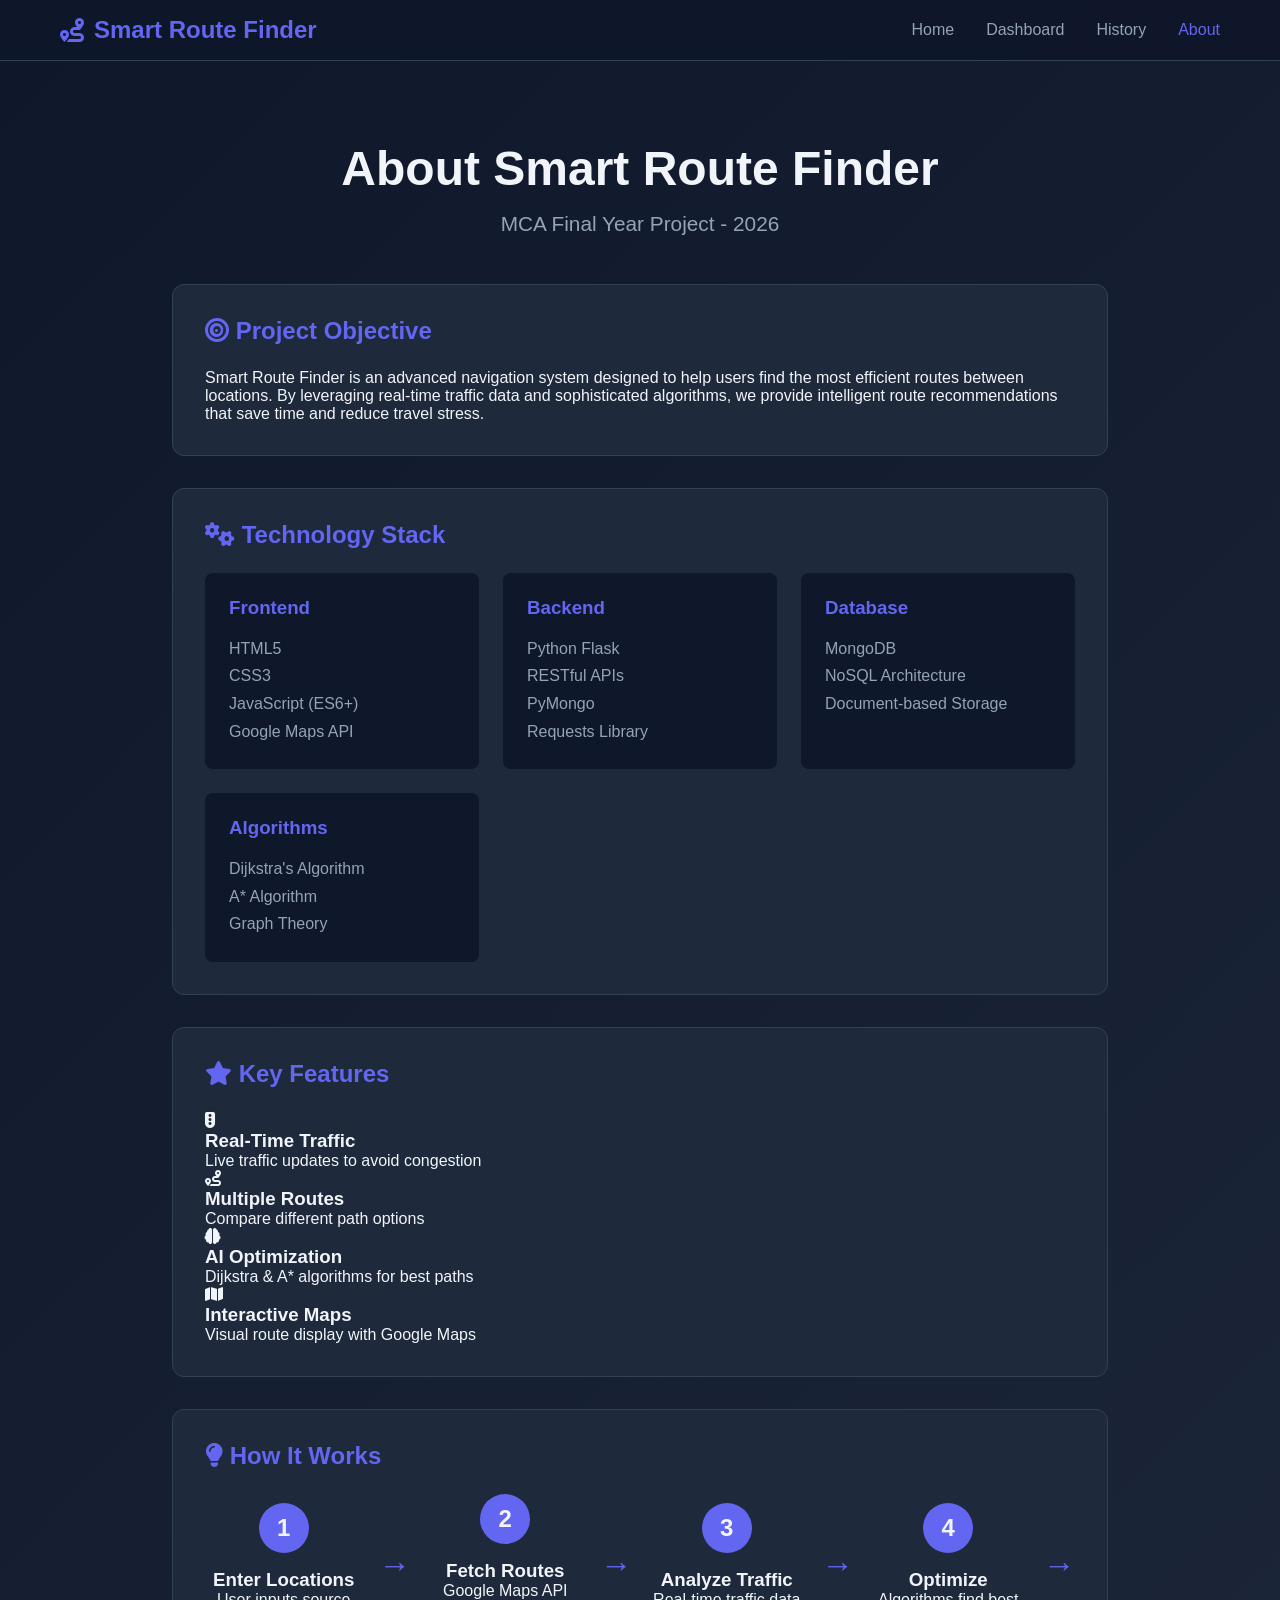
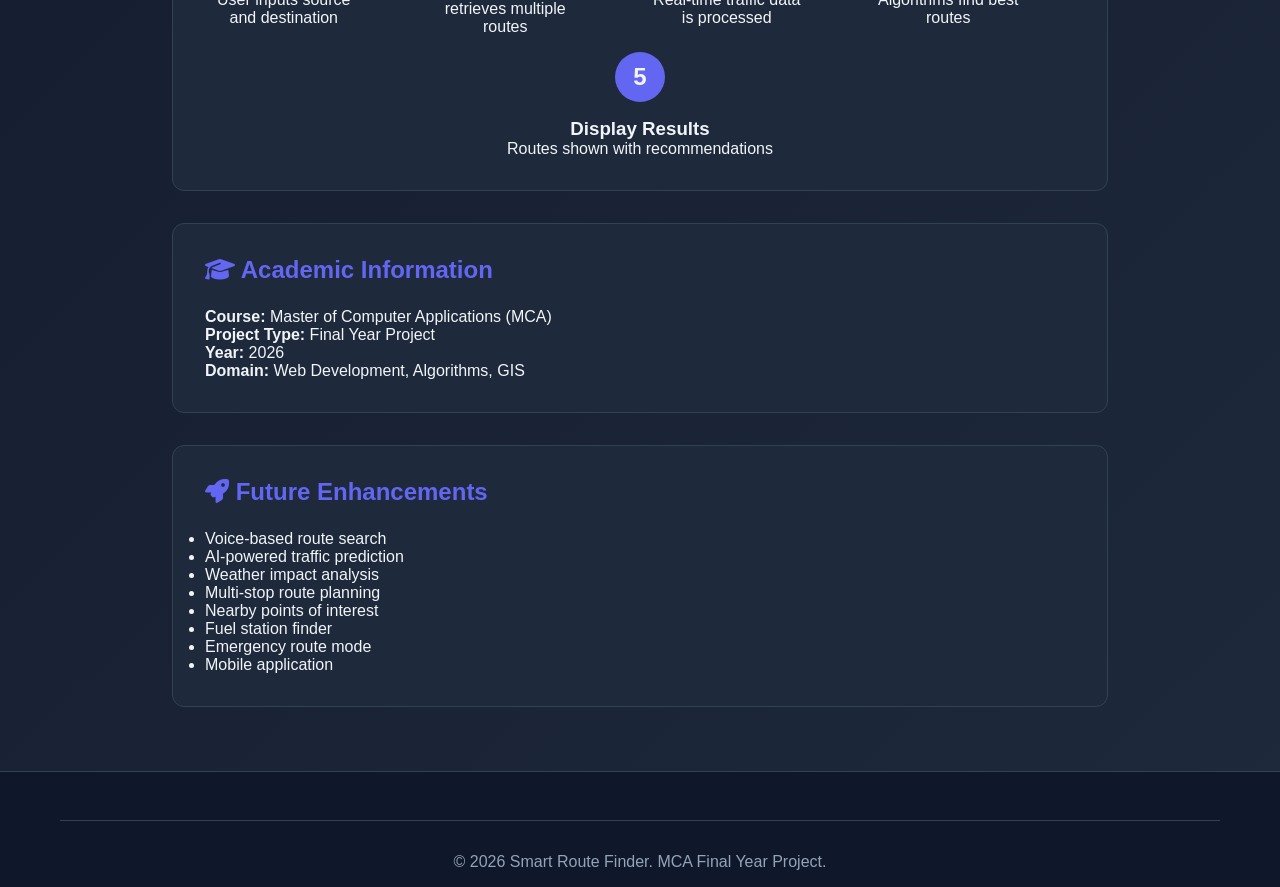
<file: smart-route-finder/frontend/pages/about.html>
<!DOCTYPE html>
<html lang="en">
<head>
    <meta charset="UTF-8">
    <meta name="viewport" content="width=device-width, initial-scale=1.0">
    <title>About - Smart Route Finder</title>
    <link rel="stylesheet" href="../css/style.css">
    <link rel="stylesheet" href="https://cdnjs.cloudflare.com/ajax/libs/font-awesome/6.4.0/css/all.min.css">
</head>
<body>
    <nav class="navbar">
        <div class="container">
            <div class="nav-brand">
                <i class="fas fa-route"></i>
                <span>Smart Route Finder</span>
            </div>
            <ul class="nav-menu">
                <li><a href="../index.html">Home</a></li>
                <li><a href="dashboard.html">Dashboard</a></li>
                <li><a href="history.html">History</a></li>
                <li><a href="about.html" class="active">About</a></li>
            </ul>
        </div>
    </nav>

    <div class="about-container">
        <section class="about-hero">
            <h1>About Smart Route Finder</h1>
            <p class="lead">MCA Final Year Project - 2026</p>
        </section>

        <section class="about-section">
            <h2><i class="fas fa-bullseye"></i> Project Objective</h2>
            <p>Smart Route Finder is an advanced navigation system designed to help users find the most efficient routes between locations. By leveraging real-time traffic data and sophisticated algorithms, we provide intelligent route recommendations that save time and reduce travel stress.</p>
        </section>

        <section class="about-section">
            <h2><i class="fas fa-cogs"></i> Technology Stack</h2>
            <div class="tech-grid">
                <div class="tech-item">
                    <h3>Frontend</h3>
                    <ul>
                        <li>HTML5</li>
                        <li>CSS3</li>
                        <li>JavaScript (ES6+)</li>
                        <li>Google Maps API</li>
                    </ul>
                </div>
                <div class="tech-item">
                    <h3>Backend</h3>
                    <ul>
                        <li>Python Flask</li>
                        <li>RESTful APIs</li>
                        <li>PyMongo</li>
                        <li>Requests Library</li>
                    </ul>
                </div>
                <div class="tech-item">
                    <h3>Database</h3>
                    <ul>
                        <li>MongoDB</li>
                        <li>NoSQL Architecture</li>
                        <li>Document-based Storage</li>
                    </ul>
                </div>
                <div class="tech-item">
                    <h3>Algorithms</h3>
                    <ul>
                        <li>Dijkstra's Algorithm</li>
                        <li>A* Algorithm</li>
                        <li>Graph Theory</li>
                    </ul>
                </div>
            </div>
        </section>

        <section class="about-section">
            <h2><i class="fas fa-star"></i> Key Features</h2>
            <div class="features-list">
                <div class="feature-item">
                    <i class="fas fa-traffic-light"></i>
                    <div>
                        <h3>Real-Time Traffic</h3>
                        <p>Live traffic updates to avoid congestion</p>
                    </div>
                </div>
                <div class="feature-item">
                    <i class="fas fa-route"></i>
                    <div>
                        <h3>Multiple Routes</h3>
                        <p>Compare different path options</p>
                    </div>
                </div>
                <div class="feature-item">
                    <i class="fas fa-brain"></i>
                    <div>
                        <h3>AI Optimization</h3>
                        <p>Dijkstra & A* algorithms for best paths</p>
                    </div>
                </div>
                <div class="feature-item">
                    <i class="fas fa-map"></i>
                    <div>
                        <h3>Interactive Maps</h3>
                        <p>Visual route display with Google Maps</p>
                    </div>
                </div>
            </div>
        </section>

        <section class="about-section">
            <h2><i class="fas fa-lightbulb"></i> How It Works</h2>
            <div class="workflow">
                <div class="workflow-step">
                    <div class="step-number">1</div>
                    <h3>Enter Locations</h3>
                    <p>User inputs source and destination</p>
                </div>
                <div class="workflow-arrow">→</div>
                <div class="workflow-step">
                    <div class="step-number">2</div>
                    <h3>Fetch Routes</h3>
                    <p>Google Maps API retrieves multiple routes</p>
                </div>
                <div class="workflow-arrow">→</div>
                <div class="workflow-step">
                    <div class="step-number">3</div>
                    <h3>Analyze Traffic</h3>
                    <p>Real-time traffic data is processed</p>
                </div>
                <div class="workflow-arrow">→</div>
                <div class="workflow-step">
                    <div class="step-number">4</div>
                    <h3>Optimize</h3>
                    <p>Algorithms find best routes</p>
                </div>
                <div class="workflow-arrow">→</div>
                <div class="workflow-step">
                    <div class="step-number">5</div>
                    <h3>Display Results</h3>
                    <p>Routes shown with recommendations</p>
                </div>
            </div>
        </section>

        <section class="about-section">
            <h2><i class="fas fa-graduation-cap"></i> Academic Information</h2>
            <div class="academic-info">
                <p><strong>Course:</strong> Master of Computer Applications (MCA)</p>
                <p><strong>Project Type:</strong> Final Year Project</p>
                <p><strong>Year:</strong> 2026</p>
                <p><strong>Domain:</strong> Web Development, Algorithms, GIS</p>
            </div>
        </section>

        <section class="about-section">
            <h2><i class="fas fa-rocket"></i> Future Enhancements</h2>
            <ul class="enhancements-list">
                <li>Voice-based route search</li>
                <li>AI-powered traffic prediction</li>
                <li>Weather impact analysis</li>
                <li>Multi-stop route planning</li>
                <li>Nearby points of interest</li>
                <li>Fuel station finder</li>
                <li>Emergency route mode</li>
                <li>Mobile application</li>
            </ul>
        </section>
    </div>

    <footer class="footer">
        <div class="container">
            <div class="footer-bottom">
                <p>&copy; 2026 Smart Route Finder. MCA Final Year Project.</p>
            </div>
        </div>
    </footer>
</body>
</html>
</file>
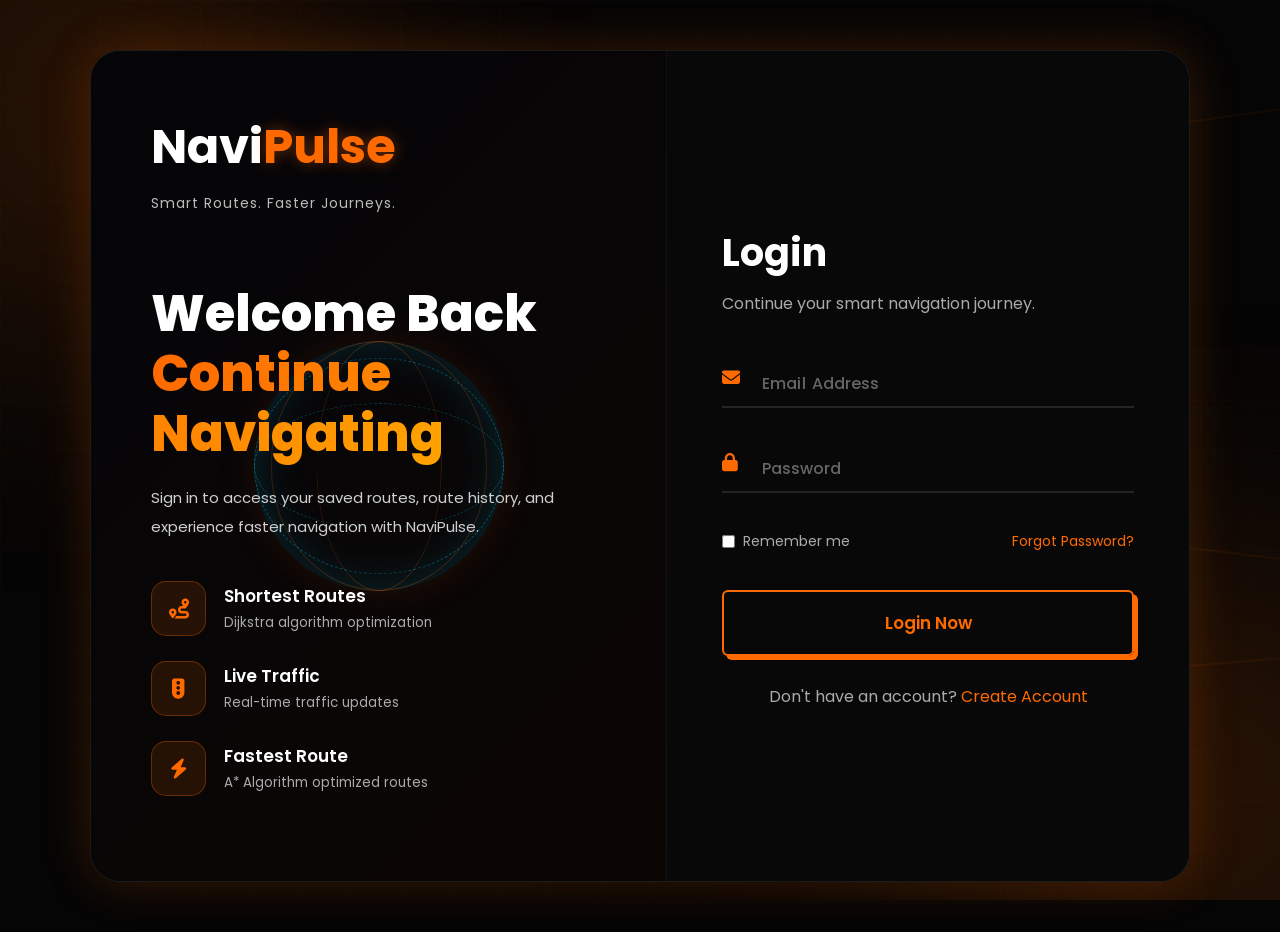
<file: smart-route-finder/frontend/pages/history.html>
<!DOCTYPE html>
<html lang="en">
<head>
    <meta charset="UTF-8">
    <meta name="viewport" content="width=device-width, initial-scale=1.0">
    <title>Route History - NaviPulse</title>
    <link href="https://cdnjs.cloudflare.com/ajax/libs/font-awesome/6.5.0/css/all.min.css" rel="stylesheet">
    <style>
        * { margin: 0; padding: 0; box-sizing: border-box; font-family: Arial, sans-serif; }
        body { background: #050505; color: white; }
        .theme-light body { background: #f4f6fb; color: #111827; }
        .theme-light .sidebar { background: #ffffff; border-right-color: #d1d5db; }
        .theme-light .tagline { color: #4b5563; }
        .theme-light .card, .theme-light .history-item, .theme-light .premium {
            background: #ffffff !important;
            border-color: #d1d5db !important;
            color: #111827 !important;
            box-shadow: none !important;
        }
        .theme-light .tab-btn, .theme-light .btn-icon {
            background: #f9fafb !important;
            color: #111827 !important;
            border-color: #d1d5db !important;
        }
        .theme-light .menu a { color: #111827; }
        .theme-light .welcome p, .theme-light .history-meta { color: #4b5563 !important; }
        .dashboard { display: flex; min-height: 100vh; }
        .sidebar {
            width: 260px; background: #080808; border-right: 1px solid #222;
            padding: 25px 15px;
        }
        .logo { font-size: 36px; font-weight: bold; margin-bottom: 5px; }
        .logo span:first-child { color: white; }
        .logo span:last-child { color: #ff6a00; }
        .tagline { color: #ccc; font-size: 14px; margin-bottom: 30px; }
        .menu a {
            display: flex; align-items: center; gap: 15px; padding: 15px;
            margin: 8px 0; color: white; text-decoration: none; border-radius: 12px;
            transition: 0.3s;
        }
        .menu a:hover, .menu .active { background: #ff6a00; }
        .premium {
            margin-top: 60px; padding: 20px; border: 1px solid #333;
            border-radius: 15px; background: #111;
        }
        .premium h3 { color: #ff9500; margin-bottom: 10px; }
        .premium button {
            width: 100%; padding: 12px; background: #ff6a00; color: white;
            border: none; border-radius: 10px; margin-top: 15px; cursor: pointer;
        }
        .main { flex: 1; padding: 25px; }
        .topbar {
            display: flex; justify-content: space-between; align-items: center;
            margin-bottom: 25px;
        }
        .icons i { margin-left: 20px; font-size: 20px; cursor: pointer; }
        .welcome h1 { font-size: 28px; }
        .welcome p { color: #aaa; margin-top: 5px; }
        .card {
            background: #0c0c0c; border: 1px solid #2a2a2a; border-radius: 18px;
            padding: 20px; box-shadow: 0 0 20px rgba(255, 106, 0, 0.08);
            margin-bottom: 20px;
        }
        .card h2 { font-size: 20px; margin-bottom: 16px; }
        .page-header {
            display: flex; justify-content: space-between; align-items: center;
            flex-wrap: wrap; gap: 12px; margin-bottom: 20px;
        }
        .btn-clear {
            padding: 10px 18px; background: transparent; border: 1px solid #ff2b1f;
            color: #ff2b1f; border-radius: 10px; cursor: pointer; font-size: 14px;
            transition: 0.2s;
        }
        .btn-clear:hover { background: rgba(255, 43, 31, 0.15); }
        .tabs { display: flex; gap: 10px; margin-bottom: 20px; flex-wrap: wrap; }
        .tab-btn {
            padding: 12px 20px; background: #151515; border: 1px solid #333;
            color: #ccc; border-radius: 10px; cursor: pointer; font-size: 14px;
            transition: 0.2s;
        }
        .tab-btn.active {
            background: #ff6a00; border-color: #ff6a00; color: white;
        }
        .tab-content { display: none; }
        .tab-content.active { display: block; }
        .history-list { display: flex; flex-direction: column; gap: 12px; }
        .history-item {
            display: flex; justify-content: space-between; align-items: center;
            gap: 16px; padding: 16px 18px; background: #111; border: 1px solid #2a2a2a;
            border-radius: 12px; transition: 0.2s;
        }
        .history-item:hover { border-color: #ff6a00; }
        .history-info h3 {
            font-size: 16px; margin-bottom: 8px; display: flex; align-items: center;
            gap: 8px; flex-wrap: wrap;
        }
        .history-info h3 .arrow { color: #ff6a00; font-size: 12px; }
        .history-meta {
            display: flex; flex-wrap: wrap; gap: 14px; font-size: 13px; color: #aaa;
        }
        .history-meta span i { color: #ff6a00; margin-right: 4px; }
        .history-actions { display: flex; gap: 8px; flex-shrink: 0; }
        .btn-icon {
            width: 40px; height: 40px; border-radius: 10px; border: 1px solid #333;
            background: #171717; color: white; cursor: pointer; transition: 0.2s;
        }
        .btn-icon:hover { background: #ff6a00; border-color: #ff6a00; }
        .empty-state, .error-state, .loading {
            text-align: center; padding: 48px 20px; color: #888; font-size: 15px;
        }
        .error-state { color: #ff2b1f; }
        .traffic-low { color: #36d636; }
        .traffic-medium { color: #ff9900; }
        .traffic-heavy { color: #ff2b1f; }
        @media (max-width: 1100px) {
            .sidebar { display: none; }
            .history-item { flex-direction: column; align-items: flex-start; }
        }
    </style>
</head>
<body>
    <div class="dashboard">
        <aside class="sidebar">
            <div class="logo"><span>Navi</span><span>Pulse</span></div>
            <p class="tagline">Smart Routes. Smarter Journeys.</p>
            <div class="menu">
                <a href="dashboard.html"><i class="fa-solid fa-border-all"></i> Dashboard</a>
                <a href="traffic.html"><i class="fa-solid fa-globe"></i> Traffic Explorer</a>
                <a href="live-tracking.html"><i class="fa-solid fa-plane"></i> Live Tracking</a>
                <a href="train-tracking.html"><i class="fa-solid fa-train"></i> Train Tracking</a>
                <a href="history.html" class="active"><i class="fa-solid fa-clock-rotate-left"></i> Route History</a>
                <a href="history.html#saved-routes"><i class="fa-solid fa-bookmark"></i> Saved Routes</a>
                <a href="traffic.html"><i class="fa-solid fa-car"></i> Traffic Updates</a>
                <a href="profile.html"><i class="fa-solid fa-user"></i> Profile</a>
                <a href="services.html"><i class="fa-solid fa-briefcase"></i> My Services</a>
                <a href="#" onclick="logout()"><i class="fa-solid fa-right-from-bracket"></i> Logout</a>
            </div>
            <div class="premium">
                <h3><i class="fa-solid fa-crown"></i> Go Premium</h3>
                <p>Unlock advanced smart route features.</p>
                <button>Upgrade Now</button>
            </div>
        </aside>

        <main class="main">
            <div class="topbar">
                <i class="fa-solid fa-bars"></i>
                <div class="icons">
                    <i class="fa-solid fa-moon"></i>
                    <i class="fa-solid fa-bell"></i>
                    <a href="profile.html" style="color:inherit"><i class="fa-solid fa-user-circle"></i></a>
                </div>
            </div>

            <div class="welcome">
                <h1 id="welcomeUser">Route History</h1>
                <p>Your past searches and saved routes</p>
            </div>

            <div class="card">
                <div class="page-header">
                    <h2><i class="fa-solid fa-clock-rotate-left"></i> History</h2>
                    <button class="btn-clear" onclick="clearHistory()" id="clearHistoryBtn">
                        <i class="fa-solid fa-trash"></i> Clear All
                    </button>
                </div>

                <div class="tabs">
                    <button class="tab-btn active" data-tab="search-history" onclick="showTab('search-history', this)">
                        <i class="fa-solid fa-search"></i> Search History
                    </button>
                    <button class="tab-btn" data-tab="saved-routes" onclick="showTab('saved-routes', this)">
                        <i class="fa-solid fa-star"></i> Saved Routes
                    </button>
                </div>

                <div id="search-history" class="tab-content active">
                    <div id="historyList" class="history-list">
                        <div class="loading">Loading history...</div>
                    </div>
                </div>

                <div id="saved-routes" class="tab-content">
                    <div id="savedList" class="history-list">
                        <div class="loading">Loading saved routes...</div>
                    </div>
                </div>
            </div>
        </main>
    </div>

    <script src="../js/config.js"></script>
    <script src="../js/api.js"></script>
    <script src="../js/auth.js"></script>
    <script src="../js/theme.js"></script>
    <script src="../js/history.js"></script>
    <script>
        document.addEventListener('DOMContentLoaded', () => {
            const user = getCurrentUser();
            if (user && user.username) {
                document.getElementById('welcomeUser').textContent = `Hi, ${user.username}`;
            }
        });
    </script>
</body>
</html>
</file>
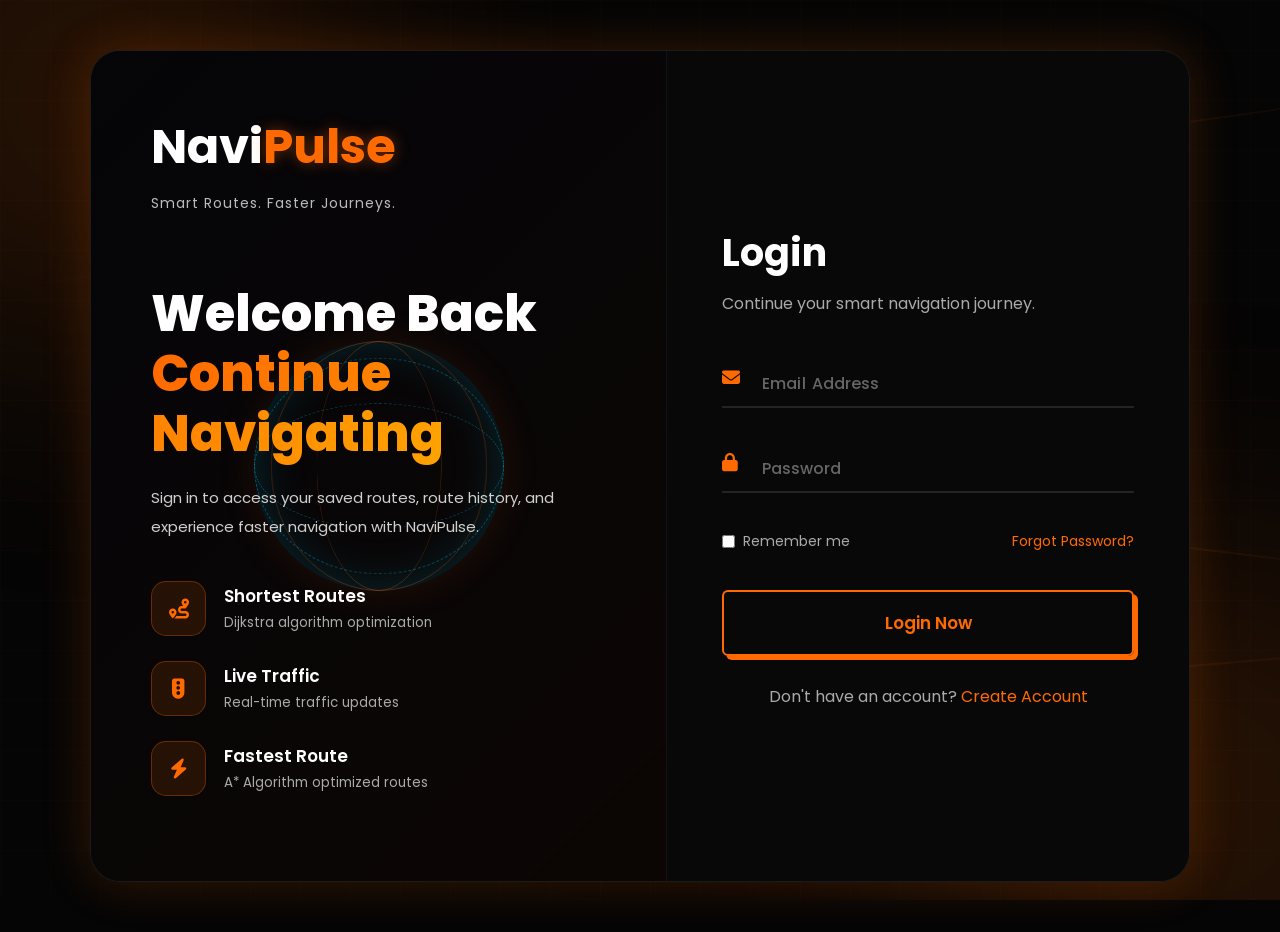
<file: smart-route-finder/frontend/pages/login.html>
<!DOCTYPE html>
<html lang="en">
<head>
<meta charset="UTF-8">
<meta name="viewport" content="width=device-width, initial-scale=1.0">
<title>NaviPulse Login</title>

<link rel="stylesheet" href="https://cdnjs.cloudflare.com/ajax/libs/font-awesome/6.5.0/css/all.min.css"/>

<style>

@import url('https://fonts.googleapis.com/css2?family=Poppins:wght@300;400;500;600;700&display=swap');

*{
    margin:0;
    padding:0;
    box-sizing:border-box;
    font-family:'Poppins',sans-serif;
}

html{
    scroll-behavior:smooth;
}

body{
    min-height:100vh;
    background:#050505;
    color:white;
    display:flex;
    justify-content:center;
    align-items:center;
    overflow-y:auto;
    overflow-x:hidden;
    position:relative;
    padding:30px 0;
}

/* HIGH-TECH GLOBAL GLOBAL VECTOR GRID BACKGROUND */
.bg-glow{
    position:fixed;
    inset:0;
    overflow:hidden;
    z-index:-1;
    background: 
        linear-gradient(rgba(255, 106, 0, 0.02) 1px, transparent 1px),
        linear-gradient(90deg, rgba(255, 106, 0, 0.02) 1px, transparent 1px);
    background-size: 50px 50px;
}

/* Explicit Telemetry Map Outline Elements */
.bg-world-map {
    position: absolute;
    inset: 0;
    width: 100%;
    height: 100%;
    opacity: 0.12;
    pointer-events: none;
    background-image: url("https://images.unsplash.com/photo-1618005182384-a83a8bd57fbe?auto=format&fit=crop&w=1920&q=80");
    background-size: cover;
    background-position: center;
    mix-blend-mode: overlay;
    filter: brightness(0.4) saturate(0.5);
}

.glow{
    position:absolute;
    width:400px;
    height:400px;
    background:#ff6a00;
    border-radius:50%;
    filter:blur(140px);
    opacity:.25;
    animation:float 8s infinite alternate;
}

.g1{ top:-100px; left:-100px; }
.g2{ right:-120px; bottom:-100px; }
.g3{ left:45%; top:45%; width:220px; height:220px; }

@keyframes float{
    from{ transform:translateY(0); }
    to{ transform:translateY(45px); }
}

.route-line{
    position:absolute;
    width:120%;
    height:2px;
    background:linear-gradient(90deg,transparent,#ff6a00,transparent);
    opacity:.15;
    animation:moveRoad 6s linear infinite;
}

.r1{ top:20%; transform:rotate(-8deg); }
.r2{ top:55%; transform:rotate(7deg); }
.r3{ top:78%; transform:rotate(-5deg); }

@keyframes moveRoad{
    from{ margin-left:-200px; }
    to{ margin-left:200px; }
}

/* MAIN CONTAINER BOX */
.main-box{
    width:1100px;
    min-height:650px;
    background:rgba(10,10,10,.82);
    border:1px solid rgba(255,255,255,.08);
    border-radius:30px;
    display:grid;
    grid-template-columns:1.05fr .95fr;
    overflow:hidden;
    box-shadow:0 0 50px rgba(255,106,0,.2);
    backdrop-filter:blur(20px);
    margin:20px;
    z-index: 1;
}

/* LEFT SIDE - INTERACTIVE MATRIX NETWORK PANEL */
.info-box{
    padding:60px;
    background: linear-gradient(135deg, rgba(4,4,8,0.85) 0%, rgba(12,6,4,0.95) 100%);
    position:relative;
    overflow: hidden;
    border-right: 1px solid rgba(255, 255, 255, 0.05);
}

/* 3D WIREFRAME GLOBE */
.globe-hologram {
    position: absolute;
    top: 50%;
    left: 50%;
    transform: translate(-50%, -50%);
    width: 250px;
    height: 250px;
    border-radius: 50%;
    box-shadow: inset 0 0 50px rgba(0, 180, 216, 0.2), 0 0 40px rgba(255, 106, 0, 0.1);
    transform-style: preserve-3d;
    animation: spinGlobe 20s linear infinite;
    z-index: 0;
    pointer-events: none;
}

.globe-ring {
    position: absolute;
    top: 0; left: 0; right: 0; bottom: 0;
    border: 1px dashed rgba(0, 180, 216, 0.25);
    border-radius: 50%;
}
.globe-ring.lat-1 { transform: rotateX(30deg); }
.globe-ring.lat-2 { transform: rotateX(60deg); }
.globe-ring.lat-3 { transform: rotateX(90deg); }
.globe-ring.lat-4 { transform: rotateX(120deg); }
.globe-ring.lat-5 { transform: rotateX(150deg); }

.globe-ring.lon-1 { transform: rotateY(30deg); border-style: solid; border-color: rgba(255, 106, 0, 0.15); }
.globe-ring.lon-2 { transform: rotateY(60deg); border-style: solid; border-color: rgba(255, 106, 0, 0.15); }
.globe-ring.lon-3 { transform: rotateY(90deg); border-style: solid; border-color: rgba(255, 106, 0, 0.15); }
.globe-ring.lon-4 { transform: rotateY(120deg); border-style: solid; border-color: rgba(255, 106, 0, 0.15); }
.globe-ring.lon-5 { transform: rotateY(150deg); border-style: solid; border-color: rgba(255, 106, 0, 0.15); }

@keyframes spinGlobe {
    0% { transform: translate(-50%, -50%) rotateX(15deg) rotateY(0deg); }
    100% { transform: translate(-50%, -50%) rotateX(15deg) rotateY(360deg); }
}

.info-content {
    position: relative;
    z-index: 2;
    pointer-events: auto;
}

.logo{
    font-size:48px;
    font-weight:700;
}

.logo .navi{ color:white; }
.logo .pulse{ color:#ff6a00; text-shadow: 0 0 15px rgba(255,106,0,0.4); }

.tagline{
    color:#bbb;
    margin-top:10px;
    font-size:14px;
    letter-spacing: 1px;
}

.info-box h1{
    margin-top:70px;
    font-size:50px;
    line-height:1.2;
    font-weight: 800;
}

.info-box h1 span{
    color:#ff6a00;
    background: linear-gradient(90deg, #ff6a00, #ffa200);
    -webkit-background-clip: text;
    -webkit-text-fill-color: transparent;
}

.info-box p{
    color:#d0d0d0;
    margin-top:20px;
    line-height:1.9;
    font-size:15px;
}

.features{
    margin-top:40px;
}

.feature{
    display:flex;
    align-items:center;
    gap:18px;
    margin-bottom:25px;
    transition: transform 0.3s ease;
}

.feature:hover {
    transform: translateX(8px);
}

.feature i{
    width:55px;
    height:55px;
    display:flex;
    justify-content:center;
    align-items:center;
    background:rgba(255,106,0,.12);
    color:#ff6a00;
    border:1px solid rgba(255,106,0,0.3);
    border-radius:15px;
    font-size:20px;
    transition: all 0.3s;
}

.feature:hover i {
    background:rgba(255,106,0,0.25);
    box-shadow: 0 0 15px rgba(255,106,0,0.4);
    border-color: #ff6a00;
}

.feature h3{ font-size:17px; font-weight: 600; }
.feature small{ color:#aaa; }

/* RIGHT SIDE FORM BOX */
.form-box{
    padding:55px;
    display:flex;
    justify-content:center;
    align-items:center;
    background:#080808;
    position: relative;
    z-index: 5;
}

.form-container{ width:100%; }
.form-container h2{ font-size:38px; margin-bottom:10px; font-weight: 700; }
.form-container p{ color:#aaa; margin-bottom:45px; }

/* INTERACTIVE WAVY INPUT GROUPS */
.input-box {
    position: relative;
    margin-bottom: 38px;
    width: 100%;
}

.input-field {
    display: flex;
    align-items: center;
    background: transparent;
    border-bottom: 2px solid #242424;
    transition: all 0.3s ease;
    position: relative;
}

.input-field i {
    width: 35px;
    text-align: left;
    color: #ff6a00;
    font-size: 18px;
    z-index: 2;
    padding-bottom: 10px;
}

.input-field input {
    width: 100%;
    padding: 10px 0px 10px 5px;
    border: 0;
    outline: none;
    background: transparent;
    color: white;
    font-size: 16px;
    z-index: 2;
}

.input-field:focus-within {
    border-bottom-color: #ff6a00;
}

.input-box label {
    position: absolute;
    top: 10px;
    left: 40px; 
    pointer-events: none;
    z-index: 1;
}

.input-box label span {
    display: inline-block;
    font-size: 16px;
    min-width: 5px;
    color: #666;
    font-weight: 500;
    transition: 0.3s cubic-bezier(0.68, -0.55, 0.265, 1.55);
}

.input-field input:focus + label span,
.input-field input:valid + label span {
    color: #ff6a00;
    transform: translateY(-26px);
    font-size: 13px;
    font-weight: 600;
}

/* OPTIONS */
.options{
    display:flex;
    justify-content:space-between;
    align-items:center;
    margin-bottom:28px;
    color:#aaa;
    font-size:14px;
    margin-top: 15px;
}

.options a{
    color:#ff6a00;
    text-decoration:none;
}

.options label {
    display: flex;
    align-items: center;
    cursor: pointer;
}

.options input[type="checkbox"] {
    margin-right: 8px;
    cursor: pointer;
}

/* BRUTALIST SLIDE BUTTON */
.btn{
    width:100%;
    padding:18px;
    border: 2px solid #ff6a00;
    border-radius: 6px;
    background: transparent;
    color: #ff6a00;
    font-size:17px;
    font-weight:600;
    cursor:pointer;
    transition: all 250ms ease;
    position: relative;
    overflow: hidden;
    z-index: 1;
    box-shadow: 4px 4px 0px #ff6a00;
    margin-top: 10px;
}

.btn::before {
    content: "";
    position: absolute;
    top: 0;
    left: 0;
    height: 100%;
    width: 0;
    background-color: #ff6a00;
    z-index: -1;
    box-shadow: 4px 8px 19px -3px rgba(255, 106, 0, 0.2);
    transition: all 250ms ease;
}

.btn:hover{ color: #050505; }
.btn:hover::before { width: 100%; }
.btn:active { transform: translate(2px, 2px); box-shadow: 1px 1px 0px #ff6a00; }

.bottom-link{ margin-top:28px; text-align:center; color:#aaa; }
.bottom-link a{ color:#ff6a00; text-decoration:none; }

/* RESPONSIVE */
@media(max-width:950px){
    body{ align-items:flex-start; }
    .main-box{ width:92%; grid-template-columns:1fr; }
    .info-box{ padding:40px; }
    .info-box h1{ margin-top:40px; font-size:38px; }
    .form-box{ padding:40px; }
}

@media(max-width:600px){
    .info-box, .form-box{ padding:25px; }
    .logo{ font-size:38px; }
    .info-box h1{ font-size:30px; }
}

.message {
    padding: 12px;
    border-radius: 12px;
    margin-bottom: 20px;
    display: none;
    font-size: 14px;
    text-align: center;
}

.message.success { background: rgba(16, 185, 129, 0.15); border: 1px solid #10b981; color: #10b981; display: block; }
.message.error { background: rgba(239, 68, 68, 0.15); border: 1px solid #ef4444; color: #ef4444; display: block; }
</style>
</head>
<body>

<div class="bg-glow">
    <div class="bg-world-map"></div> 
    <div class="glow g1"></div><div class="glow g2"></div><div class="glow g3"></div>
    <div class="route-line r1"></div><div class="route-line r2"></div><div class="route-line r3"></div>
</div>

<div class="main-box">

    <div class="info-box" id="interactivePanel">
        
        <div class="globe-hologram">
            <div class="globe-ring lat-1"></div>
            <div class="globe-ring lat-2"></div>
            <div class="globe-ring lat-3"></div>
            <div class="globe-ring lat-4"></div>
            <div class="globe-ring lat-5"></div>
            <div class="globe-ring lon-1"></div>
            <div class="globe-ring lon-2"></div>
            <div class="globe-ring lon-3"></div>
            <div class="globe-ring lon-4"></div>
            <div class="globe-ring lon-5"></div>
        </div>

        <div class="info-content">
            <div class="logo"><span style="color:white">Navi</span><span class="pulse">Pulse</span></div>
            <div class="tagline">Smart Routes. Faster Journeys.</div>
            
            <h1>Welcome Back<br><span>Continue Navigating</span></h1>
            <p>Sign in to access your saved routes, route history, and experience faster navigation with NaviPulse.</p>
            
            <div class="features">
                <div class="feature">
                    <i class="fa-solid fa-route"></i>
                    <div>
                        <h3>Shortest Routes</h3>
                        <small>Dijkstra algorithm optimization</small>
                    </div>
                </div>
                <div class="feature">
                    <i class="fa-solid fa-traffic-light"></i>
                    <div>
                        <h3>Live Traffic</h3>
                        <small>Real-time traffic updates</small>
                    </div>
                </div>
                <div class="feature">
                    <i class="fa-solid fa-bolt"></i>
                    <div>
                        <h3>Fastest Route</h3>
                        <small>A* Algorithm optimized routes</small>
                    </div>
                </div>
            </div>
        </div>
    </div>

    <div class="form-box">
        <div class="form-container">
            <h2>Login</h2>
            <p>Continue your smart navigation journey.</p>
            <div id="authMessage" class="message"></div>
            
            <form id="loginForm">
                
                <div class="input-box">
                    <div class="input-field">
                        <i class="fa-solid fa-envelope"></i>
                        <input type="email" id="email" required autocomplete="off">
                        <label class="wave-label">Email Address</label>
                    </div>
                </div>

                <div class="input-box">
                    <div class="input-field">
                        <i class="fa-solid fa-lock"></i>
                        <input type="password" id="password" required autocomplete="off">
                        <label class="wave-label">Password</label>
                    </div>
                </div>

                <div class="options">
                    <label>
                        <input type="checkbox">
                        Remember me
                    </label>
                    <a href="#">Forgot Password?</a>
                </div>

                <button type="submit" class="btn">Login Now</button>
                <div class="bottom-link">Don't have an account? <a href="register.html">Create Account</a></div>
            </form>
        </div>
    </div>
</div>

    <script src="../js/config.js"></script>
    <script src="../js/api.js"></script>
    <script src="../js/auth.js"></script>

    <script>
        document.querySelectorAll('.wave-label').forEach(label => {
            label.innerHTML = label.innerText
                .split('')
                .map((letter, idx) => `<span style="transition-delay:${idx * 40}ms">${letter === ' ' ? '&nbsp;' : letter}</span>`)
                .join('');
        });
    </script>
</body>
</html>
</file>
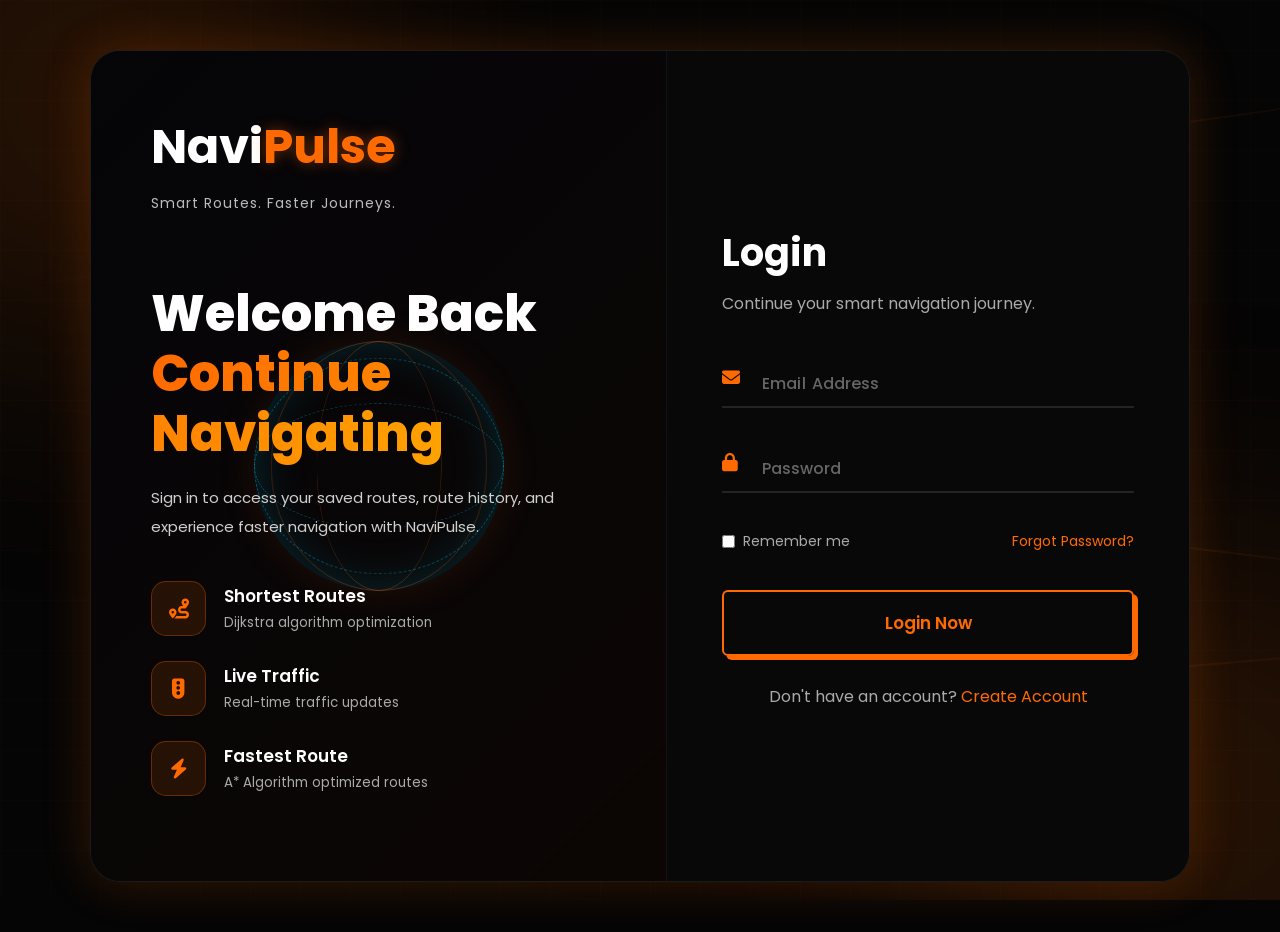
<file: smart-route-finder/frontend/pages/profile.html>
<!DOCTYPE html>
<html lang="en">
<head>
    <meta charset="UTF-8">
    <meta name="viewport" content="width=device-width, initial-scale=1.0">
    <title>Profile - NaviPulse</title>
    <link href="https://cdnjs.cloudflare.com/ajax/libs/font-awesome/6.5.0/css/all.min.css" rel="stylesheet">
    <style>
        * { margin: 0; padding: 0; box-sizing: border-box; font-family: Arial, sans-serif; }
        body { background: #050505; color: white; }
        .dashboard { display: flex; min-height: 100vh; }
        .sidebar { width: 260px; background: #080808; border-right: 1px solid #222; padding: 25px 15px; flex-shrink: 0; }
        .logo { font-size: 36px; font-weight: bold; margin-bottom: 5px; }
        .logo span:first-child { color: white; }
        .logo span:last-child { color: #ff6a00; }
        .tagline { color: #ccc; font-size: 14px; margin-bottom: 30px; }
        .menu a { display: flex; align-items: center; gap: 15px; padding: 15px; margin: 8px 0; color: white; text-decoration: none; border-radius: 12px; transition: 0.3s; }
        .menu a:hover, .menu .active { background: #ff6a00; }
        .premium { margin-top: 60px; padding: 20px; border: 1px solid #333; border-radius: 15px; background: #111; }
        .premium h3 { color: #ff9500; margin-bottom: 10px; }
        .premium p { color: #bbb; font-size: 14px; line-height: 1.5; }
        .premium button { width: 100%; padding: 12px; background: #ff6a00; color: white; border: none; border-radius: 10px; margin-top: 15px; cursor: pointer; }
        .main { flex: 1; padding: 25px; min-width: 0; }
        .topbar { display: flex; justify-content: space-between; align-items: center; margin-bottom: 25px; }
        .icons i { margin-left: 20px; font-size: 20px; cursor: pointer; }
        .welcome h1 { font-size: 28px; }
        .welcome p { color: #aaa; margin-top: 5px; }

        .profile-grid { display: grid; grid-template-columns: 330px minmax(0, 1fr); gap: 24px; margin-top: 22px; }
        .profile-panel {
            background: #ff6a00;
            border-radius: 18px;
            padding: 30px 24px;
            position: relative;
            overflow: hidden;
            box-shadow: 0 12px 30px rgba(255, 106, 0, 0.18);
        }
        .has-slide-bar { position: relative; overflow: hidden; }
        .has-slide-bar::before {
            content: "";
            position: absolute;
            top: 0;
            left: -100%;
            width: 100%;
            height: 3px;
            background: #ff6a00;
            transition: left 0.35s cubic-bezier(0.25, 1, 0.5, 1);
            z-index: 2;
        }
        .has-slide-bar:hover::before { left: 0; }
        .profile-panel::before { background: #fff; }
        .edit-badge {
            position: absolute;
            top: 22px;
            right: 22px;
            border: 1px solid rgba(255,255,255,0.28);
            background: rgba(255,255,255,0.18);
            color: white;
            padding: 8px 12px;
            border-radius: 999px;
            font-size: 13px;
            font-weight: 700;
            cursor: pointer;
        }
        .avatar-holder {
            width: 104px;
            height: 104px;
            border-radius: 50%;
            border: 3px solid rgba(255,255,255,0.9);
            background: rgba(255,255,255,0.18);
            display: flex;
            align-items: center;
            justify-content: center;
            margin: 12px auto 18px;
            font-size: 42px;
        }
        .identity-text { text-align: center; margin-bottom: 24px; }
        .identity-text h2 { font-size: 23px; margin-bottom: 5px; }
        .identity-text p { color: rgba(255,255,255,0.82); font-size: 13px; }
        .line-break { height: 1px; background: rgba(255,255,255,0.22); margin: 20px 0; }
        .info-stack { display: flex; flex-direction: column; gap: 15px; font-size: 14px; }
        .info-row { display: flex; align-items: center; gap: 12px; line-height: 1.4; }
        .info-row i { width: 20px; text-align: center; opacity: 0.9; }
        .sub-rows { display: flex; flex-direction: column; gap: 7px; padding-left: 32px; color: rgba(255,255,255,0.82); font-size: 13px; }

        .workspace-right { display: flex; flex-direction: column; gap: 22px; min-width: 0; }
        .top-stats-row { display: grid; grid-template-columns: repeat(3, minmax(0, 1fr)); gap: 18px; }
        .card {
            background: #0c0c0c;
            border: 1px solid #2a2a2a;
            border-radius: 18px;
            padding: 22px;
            box-shadow: 0 0 20px rgba(255, 106, 0, 0.05);
        }
        .card:hover { border-color: #444; }
        .card-header { display: flex; justify-content: space-between; gap: 14px; align-items: center; margin-bottom: 18px; }
        .card-header h3 { font-size: 16px; }
        .stat-value { color: #ff6a00; font-size: 28px; font-weight: 800; line-height: 1; }
        .meta { color: #aaa; font-size: 13px; line-height: 1.5; }
        .chart-layout-box { display: flex; align-items: center; gap: 18px; }
        .ring-chart {
            width: 84px;
            height: 84px;
            flex: 0 0 84px;
            border-radius: 50%;
            background: conic-gradient(#ff6a00 0% 45%, #ff9500 45% 72%, #36d636 72% 100%);
            display: flex;
            align-items: center;
            justify-content: center;
        }
        .ring-chart::after {
            content: "42\A trips";
            white-space: pre-line;
            width: 64px;
            height: 64px;
            border-radius: 50%;
            background: #0c0c0c;
            display: flex;
            align-items: center;
            justify-content: center;
            text-align: center;
            font-size: 11px;
            font-weight: 700;
        }
        .legend-list { display: grid; gap: 9px; font-size: 13px; min-width: 0; }
        .legend-tag { display: flex; align-items: center; gap: 7px; color: #aaa; }
        .legend-tag strong { color: white; }
        .colored-dot { width: 8px; height: 8px; border-radius: 50%; flex: 0 0 8px; }

        .sub-nav-tabs { display: flex; gap: 4px; border-bottom: 1px solid #2a2a2a; margin: -22px -22px 20px; padding: 0 22px; background: rgba(255,255,255,0.02); overflow-x: auto; }
        .tab-item { color: #888; padding: 17px 18px; text-decoration: none; font-size: 14px; font-weight: 700; position: relative; border: 0; background: transparent; cursor: pointer; }
        .tab-item.active { color: #ff6a00; }
        .tab-item.active::after { content: ""; position: absolute; left: 0; bottom: -1px; width: 100%; height: 2px; background: #ff6a00; }
        .tab-panel { display: none; }
        .tab-panel.active { display: block; }
        .action-belt { display: flex; justify-content: space-between; gap: 16px; align-items: center; margin-bottom: 18px; }
        .list-container { display: flex; flex-direction: column; gap: 10px; }
        .record-row {
            display: grid;
            grid-template-columns: 120px 105px 90px minmax(0, 1fr);
            align-items: center;
            gap: 12px;
            background: #111;
            border: 1px solid #222;
            padding: 14px 18px;
            border-radius: 10px;
            font-size: 14px;
        }
        .record-row:hover { border-color: #ff6a00; }
        .badge-status { font-weight: 800; }
        .badge-status.assigned { color: #ff6a00; }
        .badge-status.done { color: #36d636; }
        .badge-status.canceled { color: #ff6b61; }
        .route-path { color: #ccc; overflow: hidden; text-overflow: ellipsis; white-space: nowrap; }
        .form-grid { display: grid; grid-template-columns: repeat(2, minmax(0, 1fr)); gap: 15px; }
        .form-grid h3 { grid-column: 1 / -1; font-size: 16px; margin-top: 2px; }
        .form-group { display: flex; flex-direction: column; gap: 7px; }
        label { color: #aaa; font-size: 12px; font-weight: 800; text-transform: uppercase; letter-spacing: 0; }
        input, select {
            width: 100%;
            background: #141414;
            border: 1px solid #333;
            color: #fff;
            border-radius: 10px;
            padding: 11px 12px;
            outline: none;
        }
        input:focus, select:focus { border-color: #ff6a00; }
        .check-row { display: flex; align-items: center; gap: 10px; color: #ddd; text-transform: none; font-size: 14px; font-weight: 600; }
        .check-row input { width: auto; accent-color: #ff6a00; }
        .btn {
            background: #ff6a00;
            color: #fff;
            border: 0;
            border-radius: 10px;
            padding: 12px 16px;
            cursor: pointer;
            font-weight: 800;
        }
        .btn:hover { background: #ff8533; }
        .profile-message { display: none; margin-bottom: 14px; padding: 11px 13px; border-radius: 10px; font-size: 13px; }
        .profile-message.ok { background: rgba(54,214,54,0.12); border: 1px solid rgba(54,214,54,0.4); color: #36d636; }
        .profile-message.error { background: rgba(255,43,31,0.12); border: 1px solid rgba(255,43,31,0.4); color: #ff6b61; }

        .theme-light body { background: #f4f6fb; color: #111827; }
        .theme-light .sidebar { background: #ffffff; border-right-color: #d1d5db; }
        .theme-light .tagline, .theme-light .welcome p, .theme-light .meta, .theme-light label { color: #4b5563 !important; }
        .theme-light .menu a { color: #111827; }
        .theme-light .card, .theme-light .premium { background: #ffffff !important; border-color: #d1d5db !important; color: #111827 !important; box-shadow: none !important; }
        .theme-light input, .theme-light select, .theme-light .record-row { background: #f9fafb !important; color: #111827 !important; border-color: #d1d5db !important; }
        .theme-light .route-path, .theme-light .legend-tag strong { color: #111827; }
        .theme-light .ring-chart::after { background: #ffffff; }
        .theme-light .sub-nav-tabs { border-bottom-color: #d1d5db; background: #f9fafb; }

        @media (max-width: 1180px) {
            .top-stats-row { grid-template-columns: 1fr; }
            .profile-grid { grid-template-columns: 1fr; }
        }
        @media (max-width: 900px) {
            .sidebar { display: none; }
            .main { padding: 18px; }
            .form-grid, .record-row { grid-template-columns: 1fr; }
            .action-belt { align-items: stretch; flex-direction: column; }
        }
    </style>
</head>
<body>
    <div class="dashboard">
        <aside class="sidebar">
            <div class="logo"><span>Navi</span><span>Pulse</span></div>
            <p class="tagline">Smart Routes. Smarter Journeys.</p>
            <div class="menu">
                <a href="dashboard.html"><i class="fa-solid fa-border-all"></i> Dashboard</a>
                <a href="traffic.html"><i class="fa-solid fa-globe"></i> Traffic Explorer</a>
                <a href="live-tracking.html"><i class="fa-solid fa-plane"></i> Live Tracking</a>
                <a href="train-tracking.html"><i class="fa-solid fa-train"></i> Train Tracking</a>
                <a href="history.html"><i class="fa-solid fa-clock-rotate-left"></i> Route History</a>
                <a href="history.html#saved-routes"><i class="fa-solid fa-bookmark"></i> Saved Routes</a>
                <a href="traffic.html"><i class="fa-solid fa-car"></i> Traffic Updates</a>
                <a href="profile.html" class="active"><i class="fa-solid fa-user"></i> Profile</a>
                <a href="services.html"><i class="fa-solid fa-briefcase"></i> My Services</a>
                <a href="#" onclick="logout()"><i class="fa-solid fa-right-from-bracket"></i> Logout</a>
            </div>
            <div class="premium">
                <h3><i class="fa-solid fa-crown"></i> Go Premium</h3>
                <p>Unlock advanced smart route features.</p>
                <button>Upgrade Now</button>
            </div>
        </aside>

        <main class="main">
            <div class="topbar">
                <i class="fa-solid fa-bars"></i>
                <div class="icons">
                    <i class="fa-solid fa-moon"></i>
                    <i class="fa-solid fa-bell"></i>
                    <a href="profile.html" style="color:inherit"><i class="fa-solid fa-user-circle"></i></a>
                </div>
            </div>

            <div class="welcome">
                <h1 id="welcomeUser">Profile</h1>
                <p>Manage your identity, route preferences, and trip workspace.</p>
            </div>

            <div class="profile-grid">
                <aside class="profile-panel has-slide-bar">
                    <button class="edit-badge" type="button" onclick="document.getElementById('username').focus()"><i class="fa-solid fa-pen"></i> Edit</button>
                    <div class="avatar-holder"><i class="fa-solid fa-user"></i></div>
                    <div class="identity-text">
                        <h2 id="profileName">User</h2>
                        <p id="profileEmail">email@example.com</p>
                    </div>
                    <div class="line-break"></div>
                    <div class="info-stack">
                        <div class="info-row"><i class="fa-solid fa-location-dot"></i><span id="homeAddressText">Home base not set</span></div>
                        <div class="info-row"><i class="fa-solid fa-building"></i><span id="workAddressText">Work zone not set</span></div>
                        <div class="info-row"><i class="fa-solid fa-phone"></i><span id="phoneText">Phone not set</span></div>
                        <div class="sub-rows">
                            <div id="memberText">NaviPulse member</div>
                            <div id="modeText">Default mode: Driving</div>
                        </div>
                        <div class="line-break"></div>
                        <div class="info-row"><i class="fa-solid fa-route"></i><span>Smart route profile enabled</span></div>
                        <div class="info-row"><i class="fa-solid fa-shield-halved"></i><span>Preferences synced to route search</span></div>
                    </div>
                </aside>

                <section class="workspace-right">
                    <div class="top-stats-row">
                        <div class="card has-slide-bar">
                            <div class="card-header">
                                <h3>Route Mix</h3>
                                <select aria-label="Route stats range"><option>This Month</option><option>This Week</option></select>
                            </div>
                            <div class="chart-layout-box">
                                <div class="ring-chart"></div>
                                <div class="legend-list">
                                    <div class="legend-tag"><span class="colored-dot" style="background:#ff6a00"></span> Fastest <strong>19</strong></div>
                                    <div class="legend-tag"><span class="colored-dot" style="background:#ff9500"></span> Balanced <strong>13</strong></div>
                                    <div class="legend-tag"><span class="colored-dot" style="background:#36d636"></span> Eco <strong>10</strong></div>
                                </div>
                            </div>
                        </div>
                        <div class="card has-slide-bar">
                            <div class="card-header"><h3>Saved Time</h3><i class="fa-solid fa-gauge-high" style="color:#ff6a00"></i></div>
                            <div class="stat-value">8h 35m</div>
                            <p class="meta" style="margin-top:8px;">Estimated time saved from optimized routes.</p>
                        </div>
                        <div class="card has-slide-bar">
                            <div class="card-header"><h3>Favorite Mode</h3><i class="fa-solid fa-car-side" style="color:#ff6a00"></i></div>
                            <div class="stat-value" id="favoriteModeText">Driving</div>
                            <p class="meta" style="margin-top:8px;">Used as your default route search mode.</p>
                        </div>
                    </div>

                    <section class="card has-slide-bar">
                        <div id="profileMessage" class="profile-message"></div>
                        <div class="sub-nav-tabs" role="tablist">
                            <button class="tab-item active" type="button" data-tab="trips">Trips</button>
                            <button class="tab-item" type="button" data-tab="locations">Locations</button>
                            <button class="tab-item" type="button" data-tab="details">Profile</button>
                            <button class="tab-item" type="button" data-tab="preferences">Preferences</button>
                        </div>

                        <div id="tripsTab" class="tab-panel active">
                            <div class="action-belt">
                                <select aria-label="Trip filter"><option>Upcoming Trips</option><option>Recent Trips</option><option>Saved Routes</option></select>
                                <button class="btn" type="button" onclick="window.location.href='traffic.html'"><i class="fa-solid fa-plus"></i> New Route</button>
                            </div>
                            <div class="list-container">
                                <div class="record-row has-slide-bar">
                                    <b style="color:#ff6a00;">Today</b>
                                    <span class="badge-status assigned">Ready</span>
                                    <span>8:30 AM</span>
                                    <span class="route-path">Home <i class="fa-solid fa-arrow-right" style="font-size:11px; margin:0 4px;"></i> Work zone</span>
                                </div>
                                <div class="record-row has-slide-bar">
                                    <b style="color:#ff6a00;">Tomorrow</b>
                                    <span class="badge-status done">Saved</span>
                                    <span>6:00 PM</span>
                                    <span class="route-path">Office <i class="fa-solid fa-arrow-right" style="font-size:11px; margin:0 4px;"></i> Home base</span>
                                </div>
                                <div class="record-row has-slide-bar">
                                    <b style="color:#ff6a00;">Weekend</b>
                                    <span class="badge-status canceled">Review</span>
                                    <span>10:15 AM</span>
                                    <span class="route-path">Current location <i class="fa-solid fa-arrow-right" style="font-size:11px; margin:0 4px;"></i> Favorite destination</span>
                                </div>
                            </div>
                        </div>

                        <div id="locationsTab" class="tab-panel">
                            <form id="localProfileForm" class="form-grid">
                                <h3><i class="fa-solid fa-location-dot"></i> Quick Locations</h3>
                                <div class="form-group">
                                    <label for="homeAddress">Home Base</label>
                                    <input id="homeAddress" type="text" placeholder="Enter home address">
                                </div>
                                <div class="form-group">
                                    <label for="workAddress">Work Zone</label>
                                    <input id="workAddress" type="text" placeholder="Enter work or school address">
                                </div>
                                <div class="form-group">
                                    <label for="phoneNumber">Phone</label>
                                    <input id="phoneNumber" type="tel" placeholder="Enter phone number">
                                </div>
                                <div class="form-group">
                                    <label for="emergencyContact">Emergency Contact</label>
                                    <input id="emergencyContact" type="text" placeholder="Name or number">
                                </div>
                                <button class="btn" type="submit"><i class="fa-solid fa-floppy-disk"></i> Save Locations</button>
                            </form>
                        </div>

                        <div id="detailsTab" class="tab-panel">
                            <form id="profileForm" class="form-grid">
                                <h3><i class="fa-solid fa-id-card"></i> Basic Details</h3>
                                <div class="form-group">
                                    <label for="username">Username</label>
                                    <input id="username" type="text" placeholder="Enter username" required>
                                </div>
                                <div class="form-group">
                                    <label for="email">Email</label>
                                    <input id="email" type="email" placeholder="Enter email" required>
                                </div>
                                <button class="btn" type="submit"><i class="fa-solid fa-floppy-disk"></i> Save Profile</button>
                            </form>
                        </div>

                        <div id="preferencesTab" class="tab-panel">
                            <form id="preferencesForm" class="form-grid">
                                <h3><i class="fa-solid fa-sliders"></i> Route Preferences</h3>
                                <div class="form-group">
                                    <label for="defaultMode">Default Travel Mode</label>
                                    <select id="defaultMode">
                                        <option value="driving">Driving</option>
                                        <option value="walking">Walking</option>
                                        <option value="bicycling">Bicycling</option>
                                        <option value="transit">Transit</option>
                                    </select>
                                </div>
                                <label class="check-row"><input id="avoidTolls" type="checkbox"> Avoid toll roads</label>
                                <label class="check-row"><input id="avoidHighways" type="checkbox"> Avoid highways</label>
                                <button class="btn" type="submit"><i class="fa-solid fa-check"></i> Save Preferences</button>
                            </form>
                        </div>
                    </section>
                </section>
            </div>
        </main>
    </div>

    <script src="../js/config.js"></script>
    <script src="../js/api.js"></script>
    <script src="../js/auth.js"></script>
    <script src="../js/theme.js"></script>
    <script src="../js/profile.js"></script>
    <script>
        const LOCAL_PROFILE_KEY = 'navipulse_profile_extras';

        function titleCase(value) {
            return String(value || 'driving').charAt(0).toUpperCase() + String(value || 'driving').slice(1);
        }

        function updateProfileExtras() {
            const extras = JSON.parse(localStorage.getItem(LOCAL_PROFILE_KEY) || '{}');
            const mode = document.getElementById('defaultMode')?.value || 'driving';
            document.getElementById('homeAddressText').textContent = extras.homeAddress || 'Home base not set';
            document.getElementById('workAddressText').textContent = extras.workAddress || 'Work zone not set';
            document.getElementById('phoneText').textContent = extras.phoneNumber || 'Phone not set';
            document.getElementById('memberText').textContent = extras.emergencyContact ? `Emergency: ${extras.emergencyContact}` : 'NaviPulse member';
            document.getElementById('modeText').textContent = `Default mode: ${titleCase(mode)}`;
            document.getElementById('favoriteModeText').textContent = titleCase(mode);

            ['homeAddress', 'workAddress', 'phoneNumber', 'emergencyContact'].forEach((id) => {
                const input = document.getElementById(id);
                if (input) input.value = extras[id] || '';
            });
        }

        document.addEventListener('DOMContentLoaded', () => {
            document.querySelectorAll('.tab-item').forEach((tab) => {
                tab.addEventListener('click', () => {
                    document.querySelectorAll('.tab-item').forEach((item) => item.classList.remove('active'));
                    document.querySelectorAll('.tab-panel').forEach((panel) => panel.classList.remove('active'));
                    tab.classList.add('active');
                    document.getElementById(`${tab.dataset.tab}Tab`).classList.add('active');
                });
            });

            document.getElementById('localProfileForm').addEventListener('submit', (event) => {
                event.preventDefault();
                const extras = {
                    homeAddress: document.getElementById('homeAddress').value.trim(),
                    workAddress: document.getElementById('workAddress').value.trim(),
                    phoneNumber: document.getElementById('phoneNumber').value.trim(),
                    emergencyContact: document.getElementById('emergencyContact').value.trim()
                };
                localStorage.setItem(LOCAL_PROFILE_KEY, JSON.stringify(extras));
                updateProfileExtras();
                setMessage('Locations saved on this device', 'ok');
            });

            document.getElementById('defaultMode').addEventListener('change', updateProfileExtras);
            setTimeout(updateProfileExtras, 100);
        });
    </script>
</body>
</html>
</file>
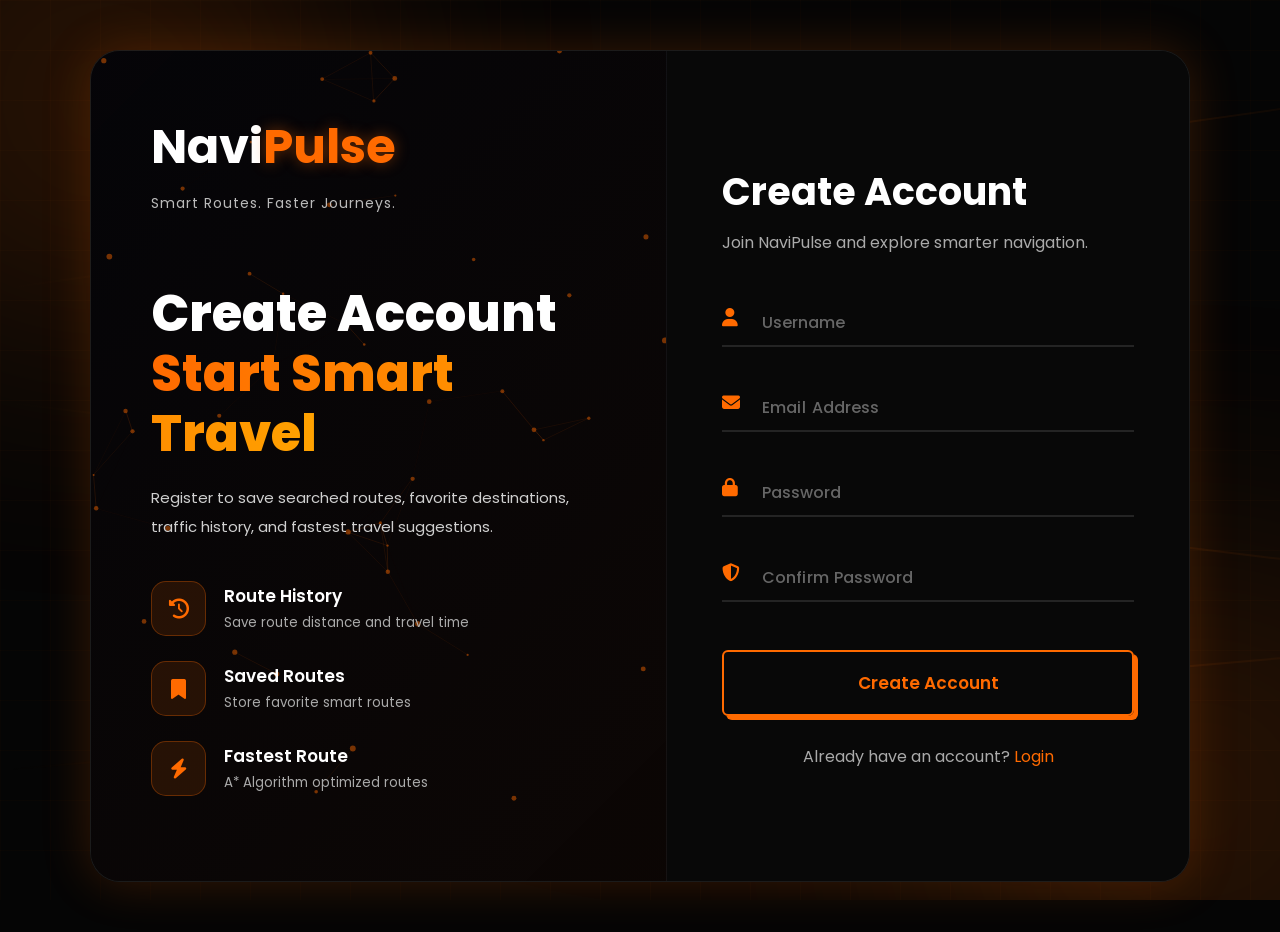
<file: smart-route-finder/frontend/pages/register.html>
<!DOCTYPE html>
<html lang="en">
<head>
<meta charset="UTF-8">
<meta name="viewport" content="width=device-width, initial-scale=1.0">
<title>NaviPulse Sign Up</title>

<link rel="stylesheet" href="https://cdnjs.cloudflare.com/ajax/libs/font-awesome/6.5.0/css/all.min.css"/>

<style>

@import url('https://fonts.googleapis.com/css2?family=Poppins:wght@300;400;500;600;700&display=swap');

*{
    margin:0;
    padding:0;
    box-sizing:border-box;
    font-family:'Poppins',sans-serif;
}

html{
    scroll-behavior:smooth;
}

body{
    min-height:100vh;
    background:#050505;
    color:white;
    display:flex;
    justify-content:center;
    align-items:center;
    overflow-y:auto;
    overflow-x:hidden;
    position:relative;
    padding:30px 0;
}

/* HIGH-TECH GLOBAL GLOBAL VECTOR GRID BACKGROUND */
.bg-glow{
    position:fixed;
    inset:0;
    overflow:hidden;
    z-index:-1;
    background: 
        linear-gradient(rgba(255, 106, 0, 0.02) 1px, transparent 1px),
        linear-gradient(90deg, rgba(255, 106, 0, 0.02) 1px, transparent 1px);
    background-size: 50px 50px;
}

/* Explicit Telemetry Map Outline Elements */
.bg-world-map {
    position: absolute;
    inset: 0;
    width: 100%;
    height: 100%;
    opacity: 0.12;
    pointer-events: none;
    background-image: url("https://images.unsplash.com/photo-1618005182384-a83a8bd57fbe?auto=format&fit=crop&w=1920&q=80");
    background-size: cover;
    background-position: center;
    mix-blend-mode: overlay;
    filter: brightness(0.4) saturate(0.5);
}

.glow{
    position:absolute;
    width:400px;
    height:400px;
    background:#ff6a00;
    border-radius:50%;
    filter:blur(140px);
    opacity:.25;
    animation:float 8s infinite alternate;
}

.g1{ top:-100px; left:-100px; }
.g2{ right:-120px; bottom:-100px; }
.g3{ left:45%; top:45%; width:220px; height:220px; }

@keyframes float{
    from{ transform:translateY(0); }
    to{ transform:translateY(45px); }
}

.route-line{
    position:absolute;
    width:120%;
    height:2px;
    background:linear-gradient(90deg,transparent,#ff6a00,transparent);
    opacity:.15;
    animation:moveRoad 6s linear infinite;
}

.r1{ top:20%; transform:rotate(-8deg); }
.r2{ top:55%; transform:rotate(7deg); }
.r3{ top:78%; transform:rotate(-5deg); }

@keyframes moveRoad{
    from{ margin-left:-200px; }
    to{ margin-left:200px; }
}

/* MAIN CONTAINER BOX */
.main-box{
    width:1100px;
    min-height:650px;
    background:rgba(10,10,10,.82);
    border:1px solid rgba(255,255,255,.08);
    border-radius:30px;
    display:grid;
    grid-template-columns:1.05fr .95fr;
    overflow:hidden;
    box-shadow:0 0 50px rgba(255,106,0,.2);
    backdrop-filter:blur(20px);
    margin:20px;
    z-index: 1;
}

/* LEFT SIDE - INTERACTIVE MATRIX NETWORK PANEL */
.info-box{
    padding:60px;
    background: linear-gradient(135deg, rgba(4,4,8,0.85) 0%, rgba(12,6,4,0.95) 100%);
    position:relative;
    overflow: hidden;
    border-right: 1px solid rgba(255, 255, 255, 0.05);
}

/* CYBERSPACE INTERACTIVE NETWORK CANVAS */
#cyber-matrix-canvas {
    position: absolute;
    top: 0;
    left: 0;
    width: 100%;
    height: 100%;
    z-index: 0;
    pointer-events: none;
}

.info-content {
    position: relative;
    z-index: 2;
    pointer-events: auto;
}

.logo{
    font-size:48px;
    font-weight:700;
}

.logo .navi{ color:white; }
.logo .pulse{ color:#ff6a00; text-shadow: 0 0 15px rgba(255,106,0,0.4); }

.tagline{
    color:#bbb;
    margin-top:10px;
    font-size:14px;
    letter-spacing: 1px;
}

.info-box h1{
    margin-top:70px;
    font-size:50px;
    line-height:1.2;
    font-weight: 800;
}

.info-box h1 span{
    color:#ff6a00;
    background: linear-gradient(90deg, #ff6a00, #ffa200);
    -webkit-background-clip: text;
    -webkit-text-fill-color: transparent;
}

.info-box p{
    color:#d0d0d0;
    margin-top:20px;
    line-height:1.9;
    font-size:15px;
}

.features{
    margin-top:40px;
}

.feature{
    display:flex;
    align-items:center;
    gap:18px;
    margin-bottom:25px;
    transition: transform 0.3s ease;
}

.feature:hover {
    transform: translateX(8px);
}

.feature i{
    width:55px;
    height:55px;
    display:flex;
    justify-content:center;
    align-items:center;
    background:rgba(255,106,0,.12);
    color:#ff6a00;
    border:1px solid rgba(255,106,0,0.3);
    border-radius:15px;
    font-size:20px;
    transition: all 0.3s;
}

.feature:hover i {
    background:rgba(255,106,0,0.25);
    box-shadow: 0 0 15px rgba(255,106,0,0.4);
    border-color: #ff6a00;
}

.feature h3{ font-size:17px; font-weight: 600; }
.feature small{ color:#aaa; }

/* RIGHT SIDE FORM BOX */
.form-box{
    padding:55px;
    display:flex;
    justify-content:center;
    align-items:center;
    background:#080808;
    position: relative;
    z-index: 5;
}

.form-container{ width:100%; }
.form-container h2{ font-size:38px; margin-bottom:10px; font-weight: 700; }
.form-container p{ color:#aaa; margin-bottom:45px; }

/* INTERACTIVE WAVY INPUT GROUPS */
.input-box {
    position: relative;
    margin-bottom: 38px;
    width: 100%;
}

.input-field {
    display: flex;
    align-items: center;
    background: transparent;
    border-bottom: 2px solid #242424;
    transition: all 0.3s ease;
    position: relative;
}

.input-field i {
    width: 35px;
    text-align: left;
    color: #ff6a00;
    font-size: 18px;
    z-index: 2;
    padding-bottom: 10px;
}

.input-field input {
    width: 100%;
    padding: 10px 0px 10px 5px;
    border: 0;
    outline: none;
    background: transparent;
    color: white;
    font-size: 16px;
    z-index: 2;
}

.input-field:focus-within {
    border-bottom-color: #ff6a00;
}

.input-box label {
    position: absolute;
    top: 10px;
    left: 40px; 
    pointer-events: none;
    z-index: 1;
}

.input-box label span {
    display: inline-block;
    font-size: 16px;
    min-width: 5px;
    color: #666;
    font-weight: 500;
    transition: 0.3s cubic-bezier(0.68, -0.55, 0.265, 1.55);
}

.input-field input:focus + label span,
.input-field input:valid + label span {
    color: #ff6a00;
    transform: translateY(-26px);
    font-size: 13px;
    font-weight: 600;
}

/* BRUTALIST SLIDE BUTTON */
.btn{
    width:100%;
    padding:18px;
    border: 2px solid #ff6a00;
    border-radius: 6px;
    background: transparent;
    color: #ff6a00;
    font-size:17px;
    font-weight:600;
    cursor:pointer;
    transition: all 250ms ease;
    position: relative;
    overflow: hidden;
    z-index: 1;
    box-shadow: 4px 4px 0px #ff6a00;
    margin-top: 10px;
}

.btn::before {
    content: "";
    position: absolute;
    top: 0;
    left: 0;
    height: 100%;
    width: 0;
    background-color: #ff6a00;
    z-index: -1;
    box-shadow: 4px 8px 19px -3px rgba(255, 106, 0, 0.2);
    transition: all 250ms ease;
}

.btn:hover{ color: #050505; }
.btn:hover::before { width: 100%; }
.btn:active { transform: translate(2px, 2px); box-shadow: 1px 1px 0px #ff6a00; }

.bottom-link{ margin-top:28px; text-align:center; color:#aaa; }
.bottom-link a{ color:#ff6a00; text-decoration:none; }

/* RESPONSIVE */
@media(max-width:950px){
    body{ align-items:flex-start; }
    .main-box{ width:92%; grid-template-columns:1fr; }
    .info-box{ padding:40px; }
    .info-box h1{ margin-top:40px; font-size:38px; }
    .form-box{ padding:40px; }
}

@media(max-width:600px){
    .info-box, .form-box{ padding:25px; }
    .logo{ font-size:38px; }
    .info-box h1{ font-size:30px; }
}

.message {
    padding: 12px;
    border-radius: 12px;
    margin-bottom: 20px;
    display: none;
    font-size: 14px;
    text-align: center;
}

.message.success { background: rgba(16, 185, 129, 0.15); border: 1px solid #10b981; color: #10b981; display: block; }
.message.error { background: rgba(239, 68, 68, 0.15); border: 1px solid #ef4444; color: #ef4444; display: block; }
</style>
</head>
<body>

<div class="bg-glow">
    <div class="bg-world-map"></div> 
    <div class="glow g1"></div><div class="glow g2"></div><div class="glow g3"></div>
    <div class="route-line r1"></div><div class="route-line r2"></div><div class="route-line r3"></div>
</div>

<div class="main-box">

    <div class="info-box" id="interactivePanel">
        
        <canvas id="cyber-matrix-canvas"></canvas>

        <div class="info-content">
            <div class="logo"><span style="color:white">Navi</span><span class="pulse">Pulse</span></div>
            <div class="tagline">Smart Routes. Faster Journeys.</div>
            
            <h1>Create Account<br><span>Start Smart Travel</span></h1>
            <p>Register to save searched routes, favorite destinations, traffic history, and fastest travel suggestions.</p>
            
            <div class="features">
                <div class="feature">
                    <i class="fa-solid fa-clock-rotate-left"></i>
                    <div>
                        <h3>Route History</h3>
                        <small>Save route distance and travel time</small>
                    </div>
                </div>
                <div class="feature">
                    <i class="fa-solid fa-bookmark"></i>
                    <div>
                        <h3>Saved Routes</h3>
                        <small>Store favorite smart routes</small>
                    </div>
                </div>
                <div class="feature">
                    <i class="fa-solid fa-bolt"></i>
                    <div>
                        <h3>Fastest Route</h3>
                        <small>A* Algorithm optimized routes</small>
                    </div>
                </div>
            </div>
        </div>
    </div>

    <div class="form-box">
        <div class="form-container">
            <h2>Create Account</h2>
            <p>Join NaviPulse and explore smarter navigation.</p>
            <div id="authMessage" class="message"></div>
            
            <form id="registerForm">
                
                <div class="input-box">
                    <div class="input-field">
                        <i class="fa-solid fa-user"></i>
                        <input type="text" id="username" required autocomplete="off">
                        <label class="wave-label">Username</label>
                    </div>
                </div>

                <div class="input-box">
                    <div class="input-field">
                        <i class="fa-solid fa-envelope"></i>
                        <input type="email" id="email" required autocomplete="off">
                        <label class="wave-label">Email Address</label>
                    </div>
                </div>

                <div class="input-box">
                    <div class="input-field">
                        <i class="fa-solid fa-lock"></i>
                        <input type="password" id="password" required autocomplete="off">
                        <label class="wave-label">Password</label>
                    </div>
                </div>

                <div class="input-box">
                    <div class="input-field">
                        <i class="fa-solid fa-shield-halved"></i>
                        <input type="password" id="confirmPassword" required autocomplete="off">
                        <label class="wave-label">Confirm Password</label>
                    </div>
                </div>

                <button type="submit" class="btn">Create Account</button>
                <div class="bottom-link">Already have an account? <a href="login.html">Login</a></div>
            </form>
        </div>
    </div>
</div>

    <script src="../js/config.js"></script>
    <script src="../js/api.js"></script>
    <script src="../js/auth.js"></script>

    <script>
        document.querySelectorAll('.wave-label').forEach(label => {
            label.innerHTML = label.innerText
                .split('')
                .map((letter, idx) => `<span style="transition-delay:${idx * 40}ms">${letter === ' ' ? '&nbsp;' : letter}</span>`)
                .join('');
        });
    </script>

    <script>
        const canvas = document.getElementById('cyber-matrix-canvas');
        const ctx = canvas.getContext('2d');
        const panel = document.getElementById('interactivePanel');

        let width = canvas.width = panel.clientWidth;
        let height = canvas.height = panel.clientHeight;

        const particles = [];
        const particleCount = 45;
        let mouse = { x: null, y: null, radius: 110 };

        panel.addEventListener('mousemove', (e) => {
            const rect = panel.getBoundingClientRect();
            mouse.x = e.clientX - rect.left;
            mouse.y = e.clientY - rect.top;
        });

        panel.addEventListener('mouseleave', () => {
            mouse.x = null;
            mouse.y = null;
        });

        window.addEventListener('resize', () => {
            width = canvas.width = panel.clientWidth;
            height = canvas.height = panel.clientHeight;
        });

        class MatrixNode {
            constructor() {
                this.x = Math.random() * width;
                this.y = Math.random() * height;
                this.vx = (Math.random() - 0.5) * 0.8;
                this.vy = (Math.random() - 0.5) * 0.8;
                this.radius = Math.random() * 2 + 1;
            }

            update() {
                this.x += this.vx;
                this.y += this.vy;

                if (this.x < 0 || this.x > width) this.vx *= -1;
                if (this.y < 0 || this.y > height) this.vy *= -1;

                if (mouse.x != null && mouse.y != null) {
                    let dx = mouse.x - this.x;
                    let dy = mouse.y - this.y;
                    let distance = Math.sqrt(dx * dx + dy * dy);
                    if (distance < mouse.radius) {
                        const force = (mouse.radius - distance) / mouse.radius;
                        this.x -= dx * force * 0.03;
                        this.y -= dy * force * 0.03;
                    }
                }
            }

            draw() {
                ctx.beginPath();
                ctx.arc(this.x, this.y, this.radius, 0, Math.PI * 2);
                ctx.fillStyle = 'rgba(255, 106, 0, 0.45)';
                ctx.fill();
            }
        }

        for (let i = 0; i < particleCount; i++) {
            particles.push(new MatrixNode());
        }

        function renderMatrix() {
            ctx.clearRect(0, 0, width, height);
            
            for (let i = 0; i < particles.length; i++) {
                particles[i].update();
                particles[i].draw();

                for (let j = i + 1; j < particles.length; j++) {
                    let dx = particles[i].x - particles[j].x;
                    let dy = particles[i].y - particles[j].y;
                    let dist = Math.sqrt(dx * dx + dy * dy);

                    if (dist < 90) {
                        ctx.beginPath();
                        ctx.moveTo(particles[i].x, particles[i].y);
                        ctx.lineTo(particles[j].x, particles[j].y);
                        ctx.strokeStyle = `rgba(255, 106, 0, ${0.18 * (1 - dist / 90)})`;
                        ctx.lineWidth = 1;
                        ctx.stroke();
                    }
                }
            }
            requestAnimationFrame(renderMatrix);
        }
        renderMatrix();
    </script>
</body>
</html>
</file>
<file: smart-route-finder/frontend/css/style.css>
/* Global Styles */
* {
    margin: 0;
    padding: 0;
    box-sizing: border-box;
}

:root {
    --primary-color: #6366f1;
    --secondary-color: #8b5cf6;
    --success-color: #10b981;
    --warning-color: #f59e0b;
    --danger-color: #ef4444;
    --dark-bg: #0f172a;
    --card-bg: #1e293b;
    --text-primary: #f1f5f9;
    --text-secondary: #94a3b8;
    --border-color: #334155;
}

body {
    font-family: 'Segoe UI', Tahoma, Geneva, Verdana, sans-serif;
    background: linear-gradient(135deg, #0f172a 0%, #1e293b 100%);
    color: var(--text-primary);
    min-height: 100vh;
}

.container {
    max-width: 1200px;
    margin: 0 auto;
    padding: 0 20px;
}

/* Navigation */
.navbar {
    background: rgba(15, 23, 42, 0.95);
    backdrop-filter: blur(10px);
    padding: 1rem 0;
    position: sticky;
    top: 0;
    z-index: 1000;
    border-bottom: 1px solid var(--border-color);
}

.navbar .container {
    display: flex;
    justify-content: space-between;
    align-items: center;
}

.nav-brand {
    display: flex;
    align-items: center;
    gap: 10px;
    font-size: 1.5rem;
    font-weight: bold;
    color: var(--primary-color);
}

.nav-menu {
    display: flex;
    list-style: none;
    gap: 2rem;
    align-items: center;
}

.nav-menu a {
    color: var(--text-secondary);
    text-decoration: none;
    transition: color 0.3s;
    font-weight: 500;
}

.nav-menu a:hover,
.nav-menu a.active {
    color: var(--primary-color);
}

.btn-login, .btn-logout {
    background: var(--primary-color);
    padding: 0.5rem 1.5rem;
    border-radius: 8px;
    color: white !important;
}

/* Hero Section */
.hero {
    padding: 4rem 0;
    text-align: center;
    position: relative;
    overflow: hidden;
}

.hero-content {
    max-width: 800px;
    margin: 0 auto;
    position: relative;
    z-index: 2;
}

.hero-title {
    font-size: 3.5rem;
    margin-bottom: 1rem;
    background: linear-gradient(135deg, #6366f1, #8b5cf6);
    -webkit-background-clip: text;
    -webkit-text-fill-color: transparent;
    background-clip: text;
}

.hero-subtitle {
    font-size: 1.2rem;
    color: var(--text-secondary);
    margin-bottom: 3rem;
}

/* Search Box */
.search-box {
    background: var(--card-bg);
    padding: 2rem;
    border-radius: 16px;
    box-shadow: 0 20px 60px rgba(0, 0, 0, 0.3);
    border: 1px solid var(--border-color);
}

.input-group {
    display: flex;
    align-items: center;
    gap: 1rem;
    margin-bottom: 1rem;
    background: var(--dark-bg);
    padding: 1rem;
    border-radius: 8px;
    border: 1px solid var(--border-color);
}

.input-group i {
    color: var(--primary-color);
    font-size: 1.2rem;
}

.search-input {
    flex: 1;
    background: transparent;
    border: none;
    color: var(--text-primary);
    font-size: 1rem;
    outline: none;
}

.search-input::placeholder {
    color: var(--text-secondary);
}

.btn-search {
    width: 100%;
    padding: 1rem;
    background: linear-gradient(135deg, var(--primary-color), var(--secondary-color));
    color: white;
    border: none;
    border-radius: 8px;
    font-size: 1.1rem;
    font-weight: 600;
    cursor: pointer;
    transition: transform 0.2s;
}

.btn-search:hover {
    transform: translateY(-2px);
}

/* Features Section */
.features {
    padding: 4rem 0;
}

.section-title {
    text-align: center;
    font-size: 2.5rem;
    margin-bottom: 3rem;
}

.features-grid {
    display: grid;
    grid-template-columns: repeat(auto-fit, minmax(300px, 1fr));
    gap: 2rem;
}

.feature-card {
    background: var(--card-bg);
    padding: 2rem;
    border-radius: 12px;
    border: 1px solid var(--border-color);
    transition: transform 0.3s, box-shadow 0.3s;
}

.feature-card:hover {
    transform: translateY(-5px);
    box-shadow: 0 10px 30px rgba(99, 102, 241, 0.2);
}

.feature-icon {
    font-size: 3rem;
    color: var(--primary-color);
    margin-bottom: 1rem;
}

.feature-card h3 {
    margin-bottom: 0.5rem;
    font-size: 1.3rem;
}

.feature-card p {
    color: var(--text-secondary);
}

/* Stats Section */
.stats {
    padding: 3rem 0;
    background: var(--card-bg);
    margin: 2rem 0;
}

.stats-grid {
    display: grid;
    grid-template-columns: repeat(auto-fit, minmax(200px, 1fr));
    gap: 2rem;
    text-align: center;
}

.stat-number {
    font-size: 3rem;
    font-weight: bold;
    color: var(--primary-color);
}

.stat-label {
    color: var(--text-secondary);
    margin-top: 0.5rem;
}

/* Footer */
.footer {
    background: var(--dark-bg);
    padding: 3rem 0 1rem;
    margin-top: 4rem;
    border-top: 1px solid var(--border-color);
}

.footer-content {
    display: grid;
    grid-template-columns: repeat(auto-fit, minmax(250px, 1fr));
    gap: 2rem;
    margin-bottom: 2rem;
}

.footer-section h3, .footer-section h4 {
    margin-bottom: 1rem;
    color: var(--primary-color);
}

.footer-section ul {
    list-style: none;
}

.footer-section a {
    color: var(--text-secondary);
    text-decoration: none;
    transition: color 0.3s;
}

.footer-section a:hover {
    color: var(--primary-color);
}

.footer-bottom {
    text-align: center;
    padding-top: 2rem;
    border-top: 1px solid var(--border-color);
    color: var(--text-secondary);
}

/* Auth Pages */
.auth-section {
    min-height: 80vh;
    display: flex;
    align-items: center;
    justify-content: center;
    padding: 2rem;
}

.auth-container {
    width: 100%;
    max-width: 450px;
}

.auth-box {
    background: var(--card-bg);
    padding: 3rem;
    border-radius: 16px;
    border: 1px solid var(--border-color);
    box-shadow: 0 20px 60px rgba(0, 0, 0, 0.3);
}

.auth-title {
    font-size: 2rem;
    margin-bottom: 0.5rem;
    text-align: center;
}

.auth-subtitle {
    text-align: center;
    color: var(--text-secondary);
    margin-bottom: 2rem;
}

.auth-form .form-group {
    margin-bottom: 1.5rem;
}

.auth-form label {
    display: block;
    margin-bottom: 0.5rem;
    color: var(--text-secondary);
}

.auth-form input {
    width: 100%;
    padding: 0.8rem;
    background: var(--dark-bg);
    border: 1px solid var(--border-color);
    border-radius: 8px;
    color: var(--text-primary);
    font-size: 1rem;
}

.btn-submit {
    width: 100%;
    padding: 1rem;
    background: linear-gradient(135deg, var(--primary-color), var(--secondary-color));
    color: white;
    border: none;
    border-radius: 8px;
    font-size: 1.1rem;
    font-weight: 600;
    cursor: pointer;
    transition: transform 0.2s;
}

.btn-submit:hover {
    transform: translateY(-2px);
}

.auth-footer {
    text-align: center;
    margin-top: 1.5rem;
    color: var(--text-secondary);
}

.auth-footer a {
    color: var(--primary-color);
    text-decoration: none;
}

.message {
    padding: 1rem;
    border-radius: 8px;
    margin-bottom: 1rem;
    display: none;
}

.message.success {
    background: rgba(16, 185, 129, 0.1);
    border: 1px solid var(--success-color);
    color: var(--success-color);
    display: block;
}

.message.error {
    background: rgba(239, 68, 68, 0.1);
    border: 1px solid var(--danger-color);
    color: var(--danger-color);
    display: block;
}

/* Dashboard */
.dashboard-body {
    background: var(--dark-bg);
}

.dashboard-container {
    padding: 2rem;
    max-width: 1400px;
    margin: 0 auto;
}

.search-panel {
    background: var(--card-bg);
    padding: 2rem;
    border-radius: 12px;
    margin-bottom: 2rem;
    border: 1px solid var(--border-color);
}

.search-form .form-group {
    margin-bottom: 1rem;
}

.search-form label {
    display: block;
    margin-bottom: 0.5rem;
    color: var(--text-secondary);
}

.search-form input,
.search-form select {
    width: 100%;
    padding: 0.8rem;
    background: var(--dark-bg);
    border: 1px solid var(--border-color);
    border-radius: 8px;
    color: var(--text-primary);
    font-size: 1rem;
}

.btn-search-dashboard {
    width: 100%;
    padding: 1rem;
    background: linear-gradient(135deg, var(--primary-color), var(--secondary-color));
    color: white;
    border: none;
    border-radius: 8px;
    font-size: 1.1rem;
    font-weight: 600;
    cursor: pointer;
    margin-top: 1rem;
}

.loading-indicator {
    text-align: center;
    padding: 3rem;
}

.spinner {
    width: 50px;
    height: 50px;
    border: 4px solid var(--border-color);
    border-top-color: var(--primary-color);
    border-radius: 50%;
    animation: spin 1s linear infinite;
    margin: 0 auto 1rem;
}

@keyframes spin {
    to { transform: rotate(360deg); }
}

.results-panel {
    margin-top: 2rem;
}

.results-header {
    display: flex;
    justify-content: space-between;
    align-items: center;
    margin-bottom: 2rem;
}

.routes-grid {
    display: grid;
    grid-template-columns: repeat(auto-fill, minmax(350px, 1fr));
    gap: 1.5rem;
}

.route-card {
    background: var(--card-bg);
    padding: 1.5rem;
    border-radius: 12px;
    border: 1px solid var(--border-color);
    transition: transform 0.3s;
}

.route-card:hover {
    transform: translateY(-3px);
    box-shadow: 0 10px 30px rgba(99, 102, 241, 0.2);
}

.route-card.fastest {
    border-color: var(--success-color);
}

.route-card.shortest {
    border-color: var(--warning-color);
}

.route-header {
    display: flex;
    justify-content: space-between;
    align-items: center;
    margin-bottom: 1rem;
}

.route-badge {
    padding: 0.3rem 0.8rem;
    border-radius: 20px;
    font-size: 0.8rem;
    font-weight: 600;
}

.badge-fastest {
    background: rgba(16, 185, 129, 0.2);
    color: var(--success-color);
}

.badge-shortest {
    background: rgba(245, 158, 11, 0.2);
    color: var(--warning-color);
}

.badge-best {
    background: rgba(255, 106, 0, 0.2);
    color: #ff6a00;
}

.route-card.recommended {
    border-color: #ff6a00;
}

.traffic-indicator {
    display: flex;
    align-items: center;
    gap: 0.5rem;
    margin: 1rem 0;
}

.traffic-low { color: var(--success-color); }
.traffic-medium { color: var(--warning-color); }
.traffic-heavy { color: var(--danger-color); }

/* Map */
.map-container {
    margin-top: 2rem;
    height: 500px;
    border-radius: 12px;
    overflow: hidden;
    border: 1px solid var(--border-color);
}

#map {
    width: 100%;
    height: 100%;
}

/* History Page */
.history-container {
    max-width: 1200px;
    margin: 2rem auto;
    padding: 0 2rem;
}

.history-header {
    display: flex;
    justify-content: space-between;
    align-items: center;
    margin-bottom: 2rem;
}

.btn-clear {
    padding: 0.8rem 1.5rem;
    background: var(--danger-color);
    color: white;
    border: none;
    border-radius: 8px;
    cursor: pointer;
}

.tabs {
    display: flex;
    gap: 1rem;
    margin-bottom: 2rem;
}

.tab-btn {
    padding: 1rem 2rem;
    background: var(--card-bg);
    color: var(--text-secondary);
    border: 1px solid var(--border-color);
    border-radius: 8px;
    cursor: pointer;
    transition: all 0.3s;
}

.tab-btn.active {
    background: var(--primary-color);
    color: white;
}

.tab-content {
    display: none;
}

.tab-content.active {
    display: block;
}

.history-list {
    display: grid;
    gap: 1rem;
}

.history-item {
    background: var(--card-bg);
    padding: 1.5rem;
    border-radius: 12px;
    border: 1px solid var(--border-color);
    display: flex;
    justify-content: space-between;
    align-items: center;
}

.history-info h3 {
    margin-bottom: 0.5rem;
}

.history-meta {
    color: var(--text-secondary);
    font-size: 0.9rem;
}

.history-actions {
    display: flex;
    gap: 0.5rem;
}

.btn-icon {
    padding: 0.5rem;
    background: var(--dark-bg);
    border: 1px solid var(--border-color);
    border-radius: 8px;
    color: var(--text-primary);
    cursor: pointer;
    transition: all 0.3s;
}

.btn-icon:hover {
    background: var(--primary-color);
}

/* About Page */
.about-container {
    max-width: 1000px;
    margin: 2rem auto;
    padding: 0 2rem;
}

.about-hero {
    text-align: center;
    padding: 3rem 0;
}

.about-hero h1 {
    font-size: 3rem;
    margin-bottom: 1rem;
}

.lead {
    font-size: 1.3rem;
    color: var(--text-secondary);
}

.about-section {
    background: var(--card-bg);
    padding: 2rem;
    border-radius: 12px;
    margin-bottom: 2rem;
    border: 1px solid var(--border-color);
}

.about-section h2 {
    margin-bottom: 1.5rem;
    color: var(--primary-color);
}

.tech-grid {
    display: grid;
    grid-template-columns: repeat(auto-fit, minmax(200px, 1fr));
    gap: 1.5rem;
    margin-top: 1.5rem;
}

.tech-item {
    background: var(--dark-bg);
    padding: 1.5rem;
    border-radius: 8px;
}

.tech-item h3 {
    margin-bottom: 1rem;
    color: var(--primary-color);
}

.tech-item ul {
    list-style: none;
}

.tech-item li {
    padding: 0.3rem 0;
    color: var(--text-secondary);
}

.workflow {
    display: flex;
    align-items: center;
    justify-content: space-between;
    flex-wrap: wrap;
    gap: 1rem;
}

.workflow-step {
    text-align: center;
    flex: 1;
    min-width: 150px;
}

.step-number {
    width: 50px;
    height: 50px;
    background: var(--primary-color);
    border-radius: 50%;
    display: flex;
    align-items: center;
    justify-content: center;
    font-size: 1.5rem;
    font-weight: bold;
    margin: 0 auto 1rem;
}

.workflow-arrow {
    font-size: 2rem;
    color: var(--primary-color);
}

/* Responsive */
@media (max-width: 768px) {
    .hero-title {
        font-size: 2rem;
    }
    
    .nav-menu {
        flex-direction: column;
        gap: 1rem;
    }
    
    .routes-grid {
        grid-template-columns: 1fr;
    }
    
    .workflow {
        flex-direction: column;
    }
    
    .workflow-arrow {
        transform: rotate(90deg);
    }
}
</file>
